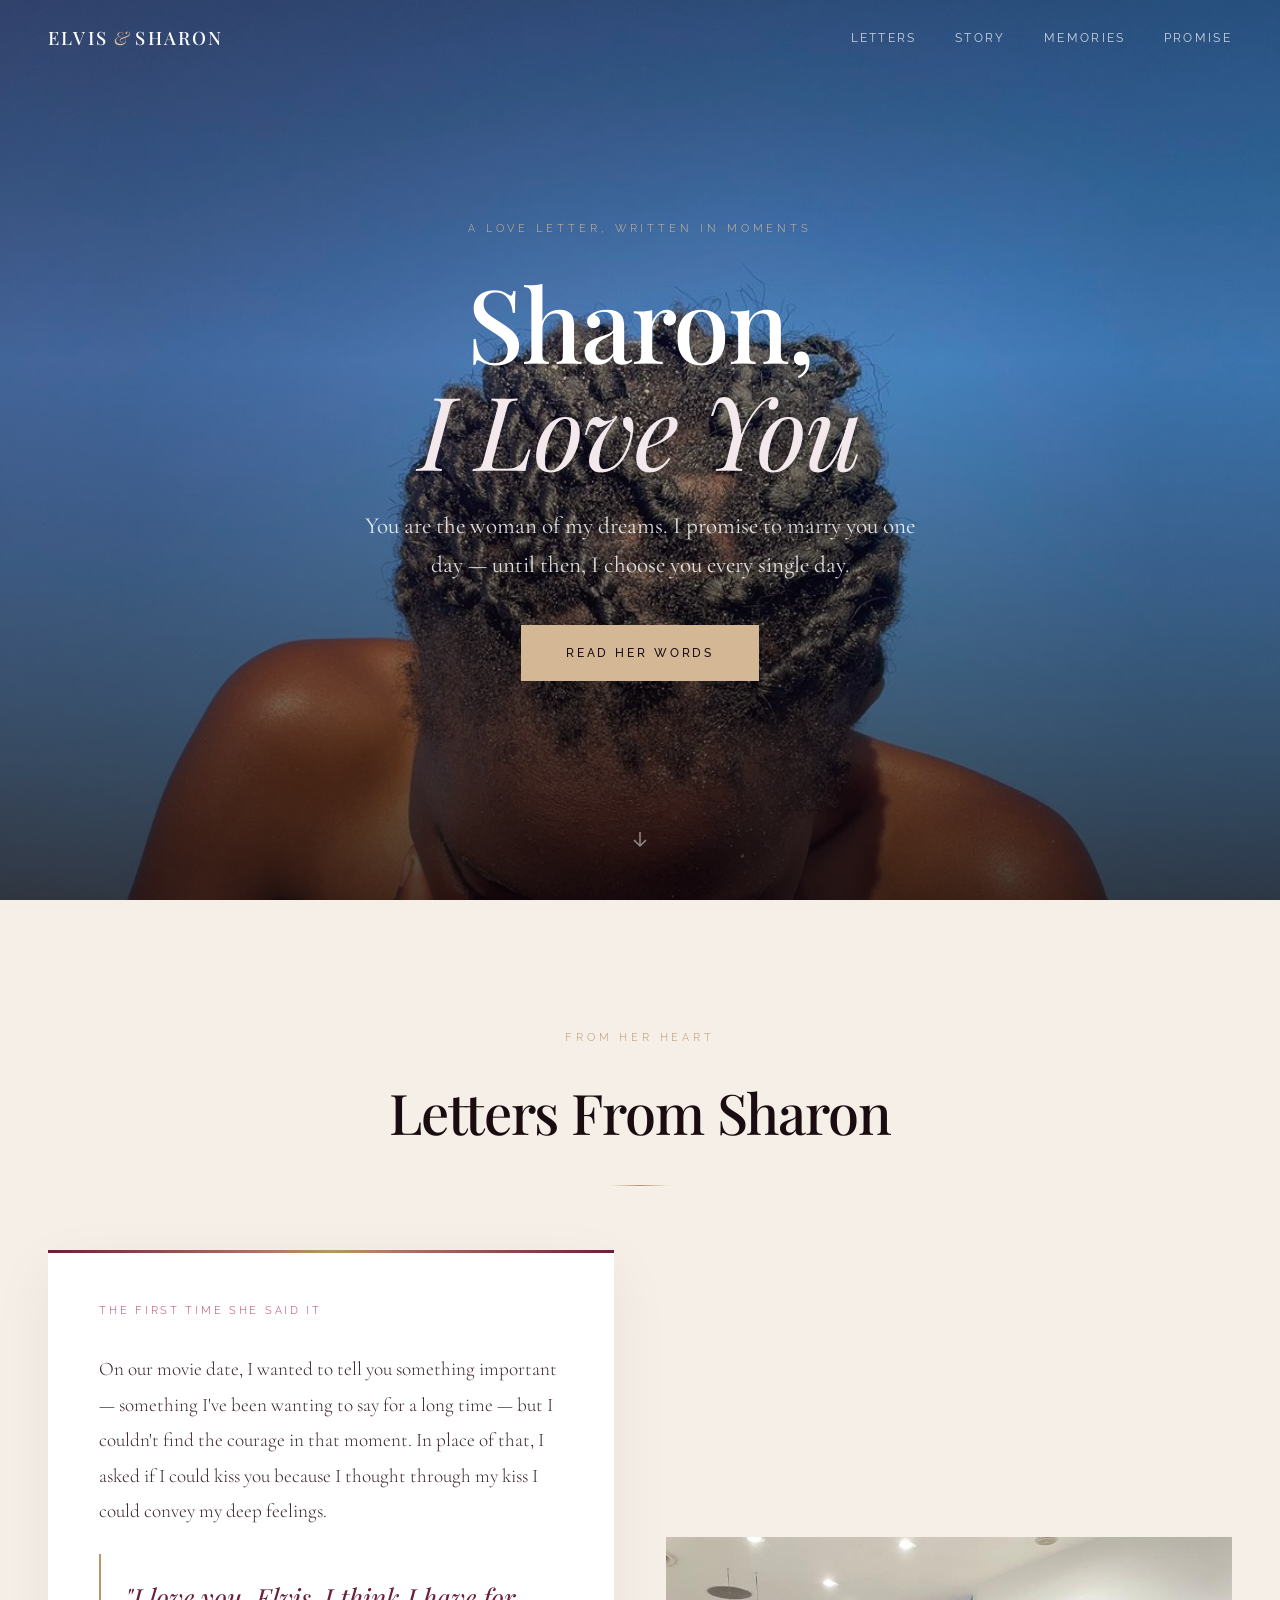
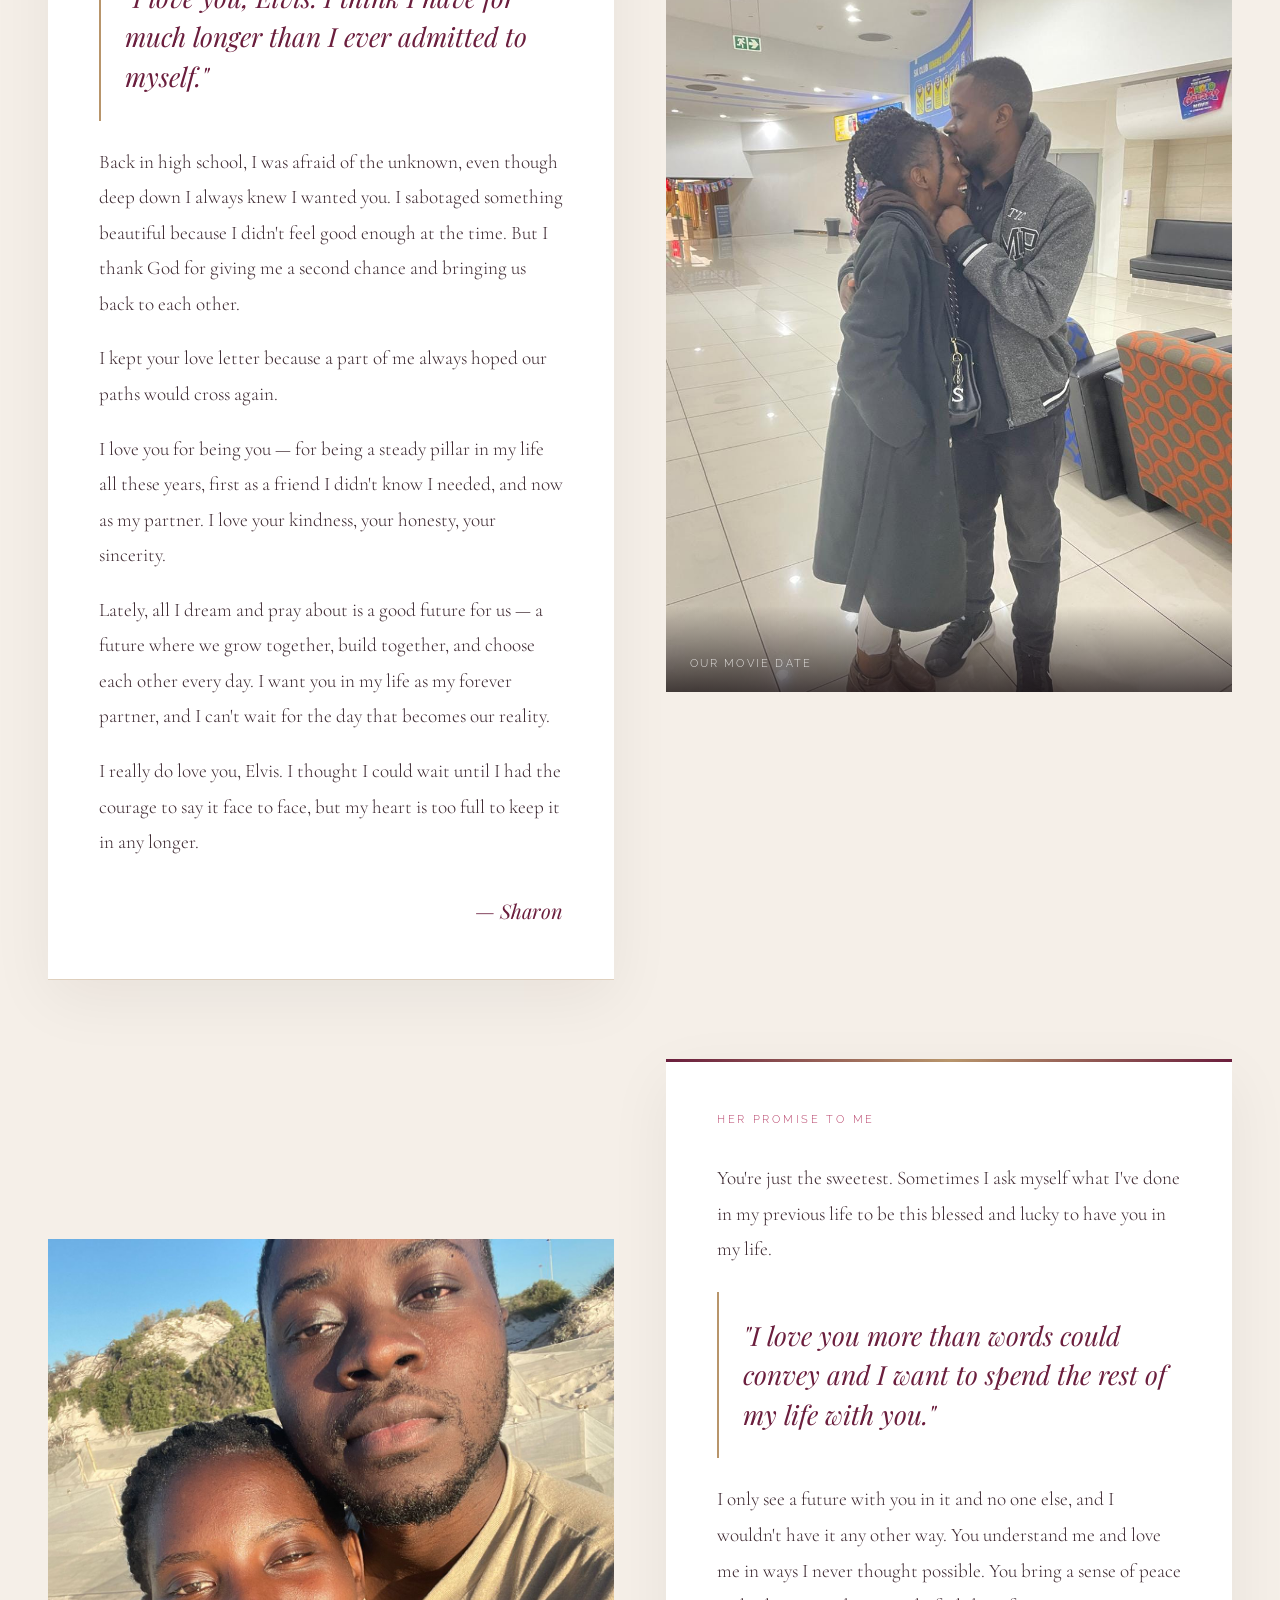
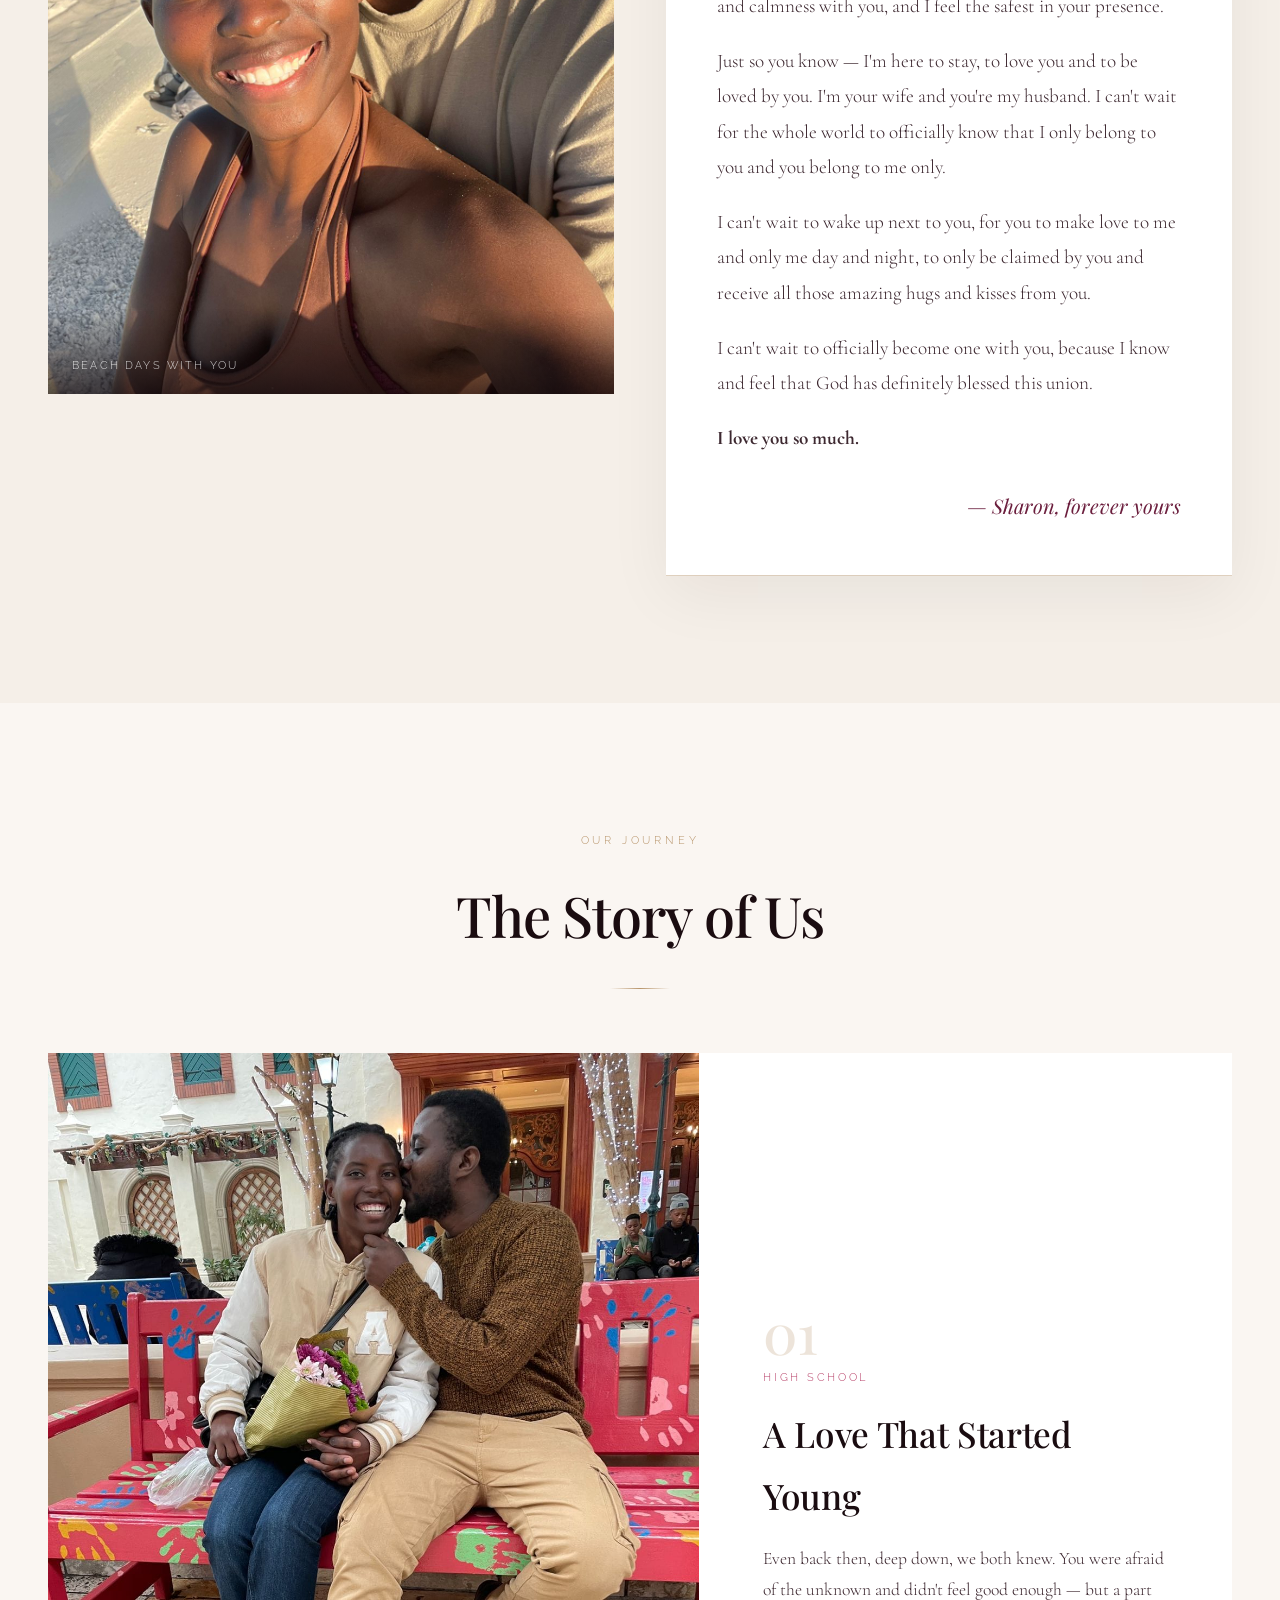
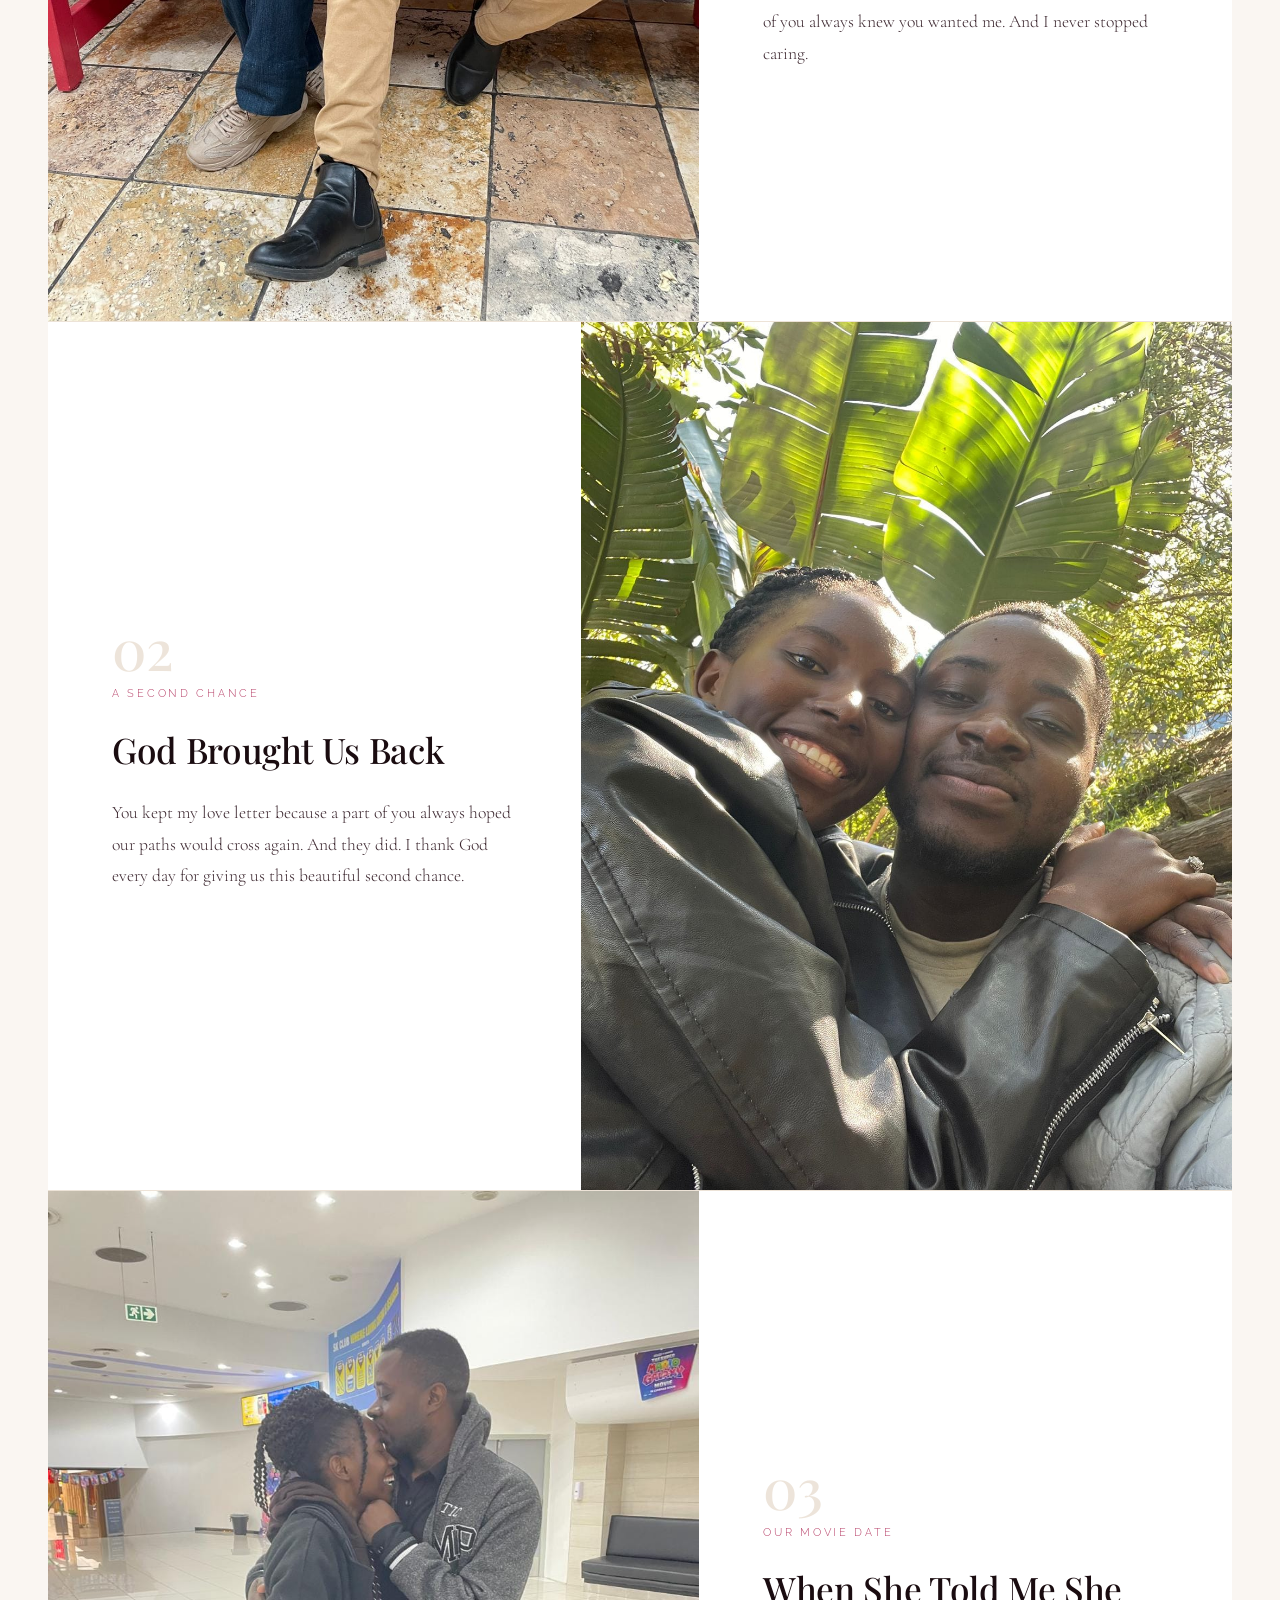
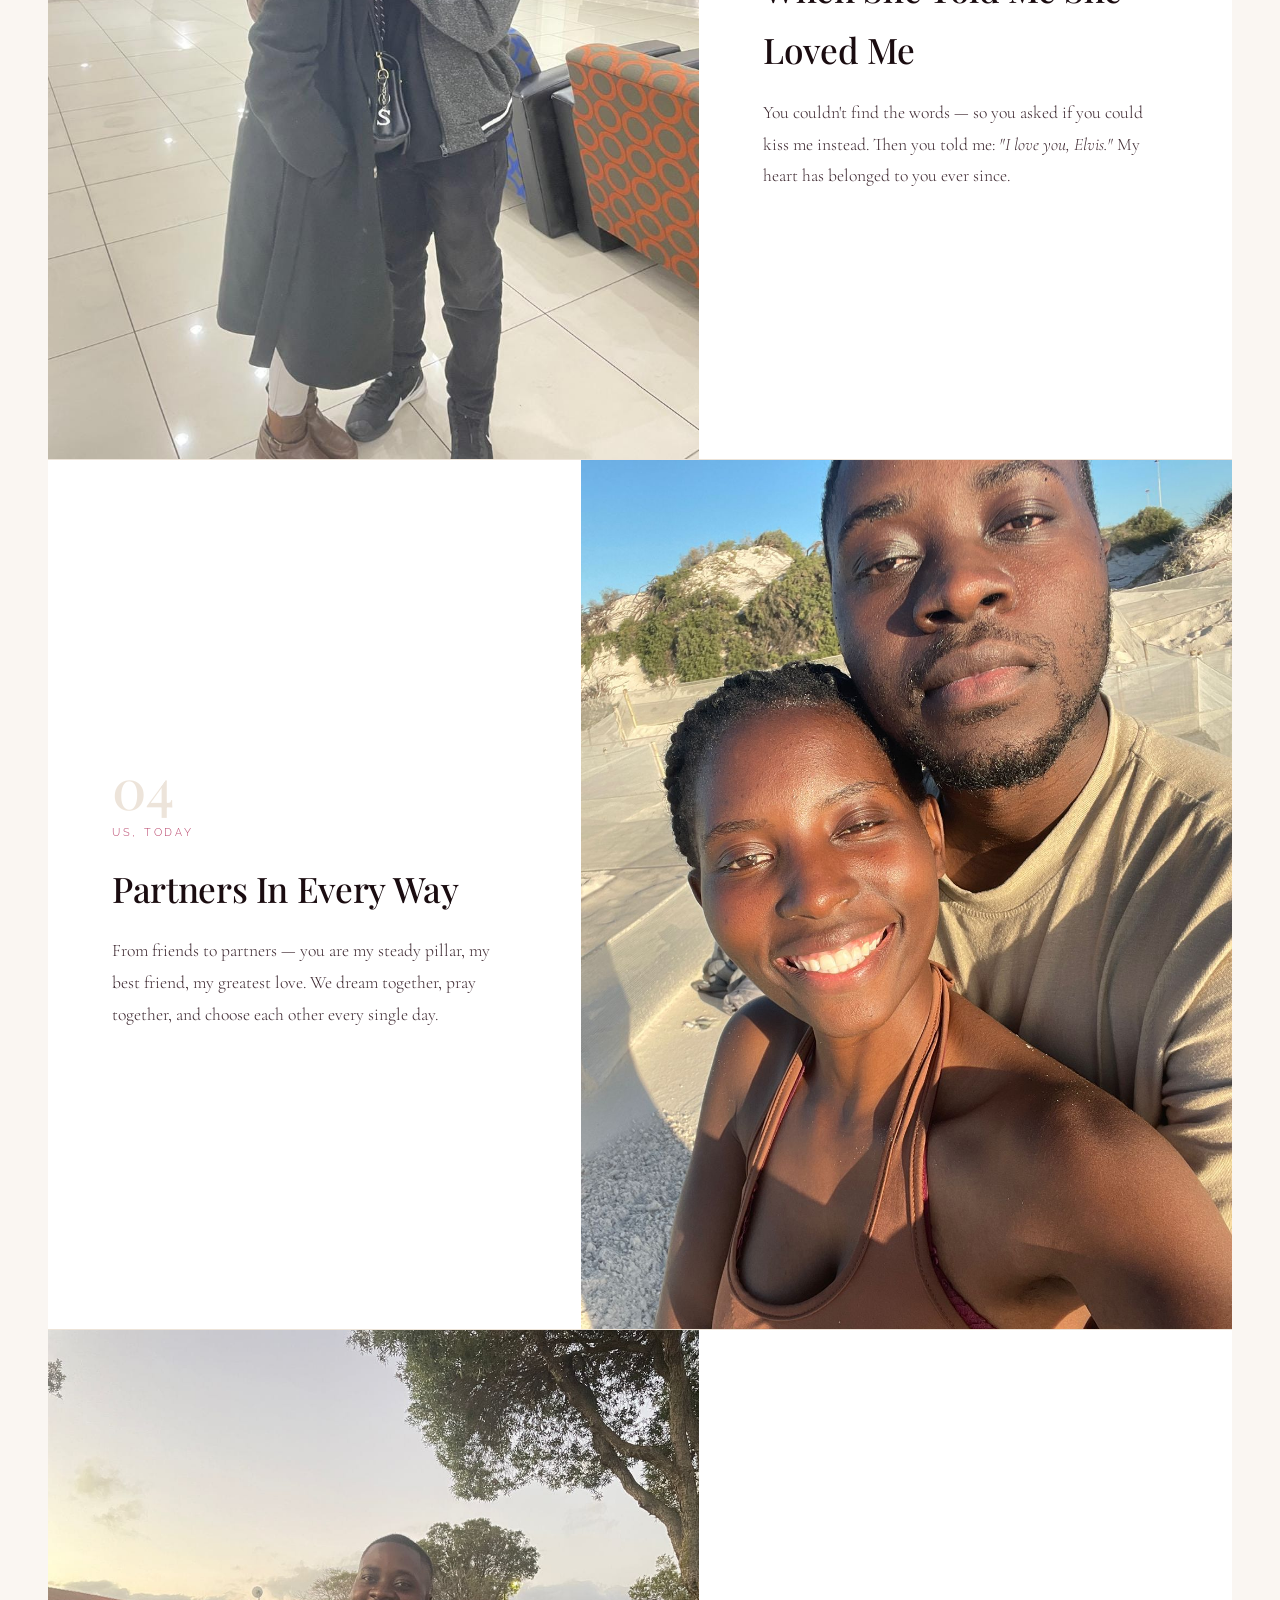
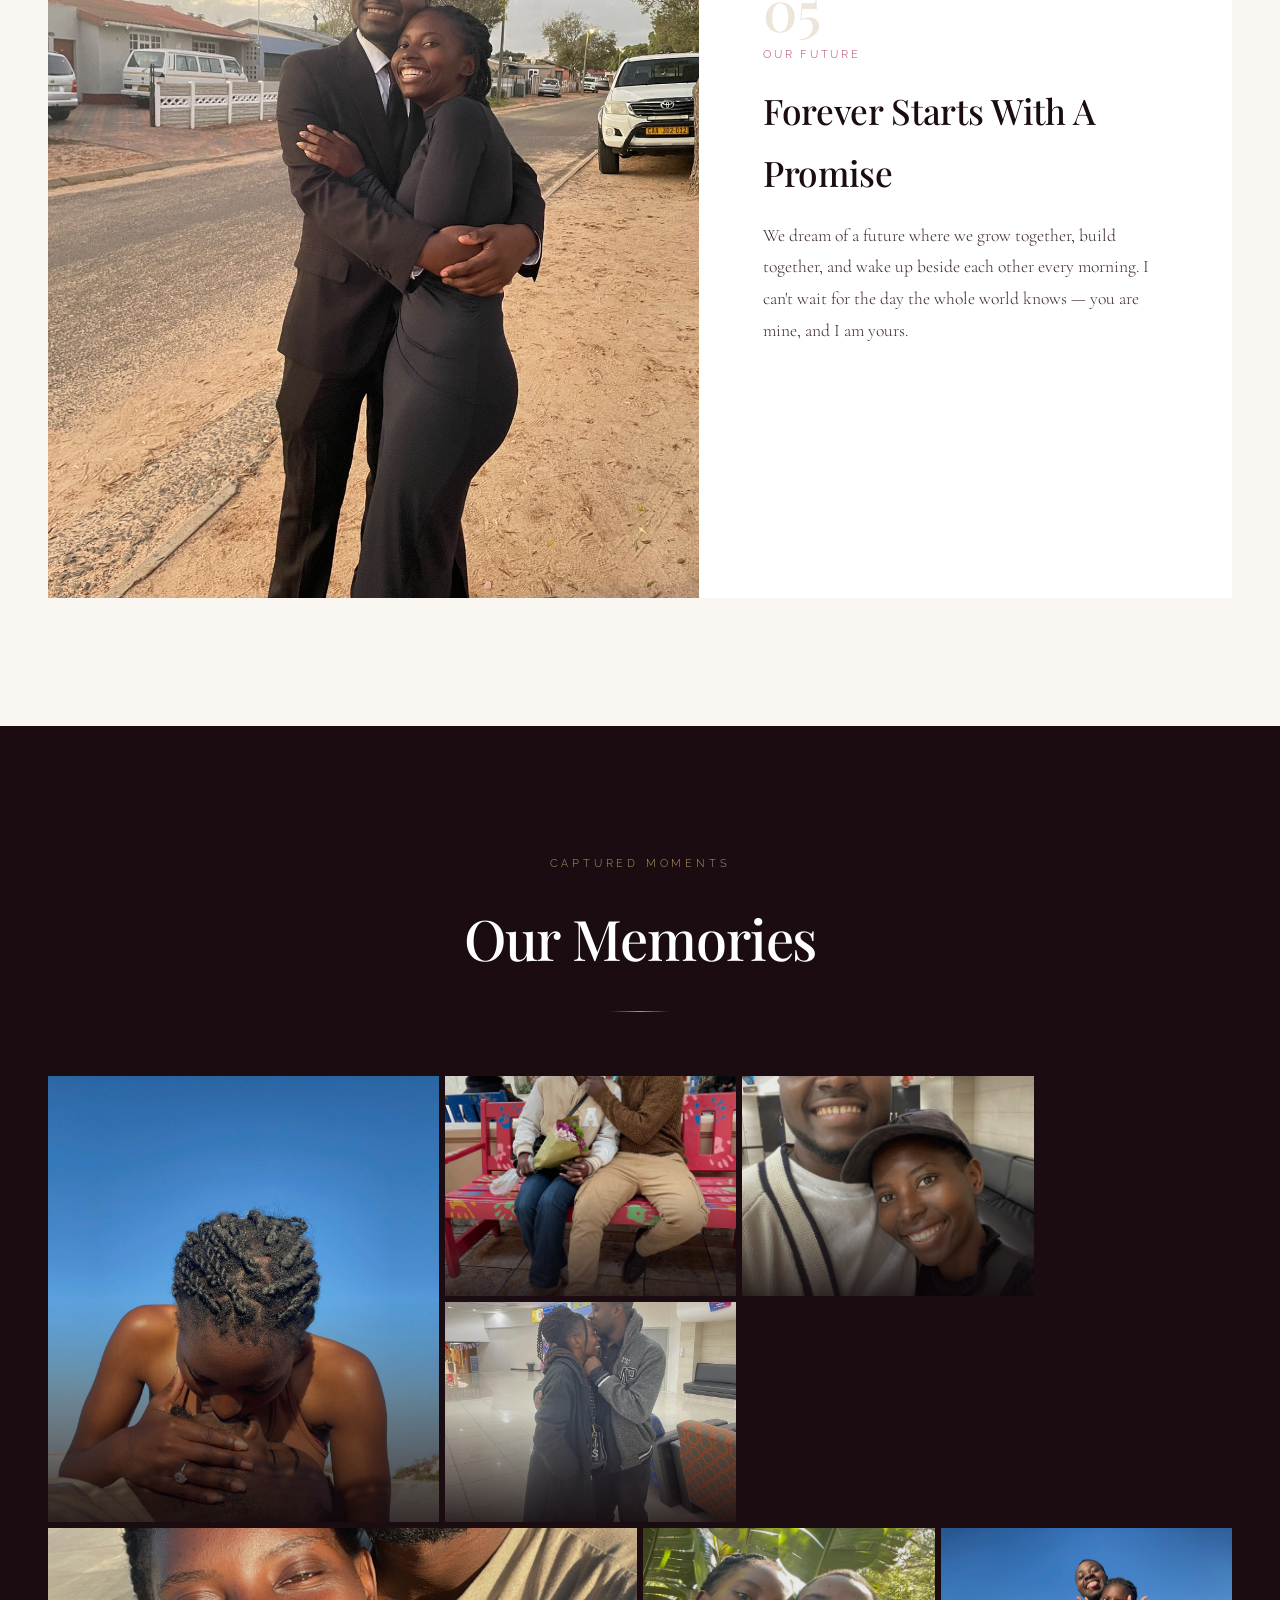
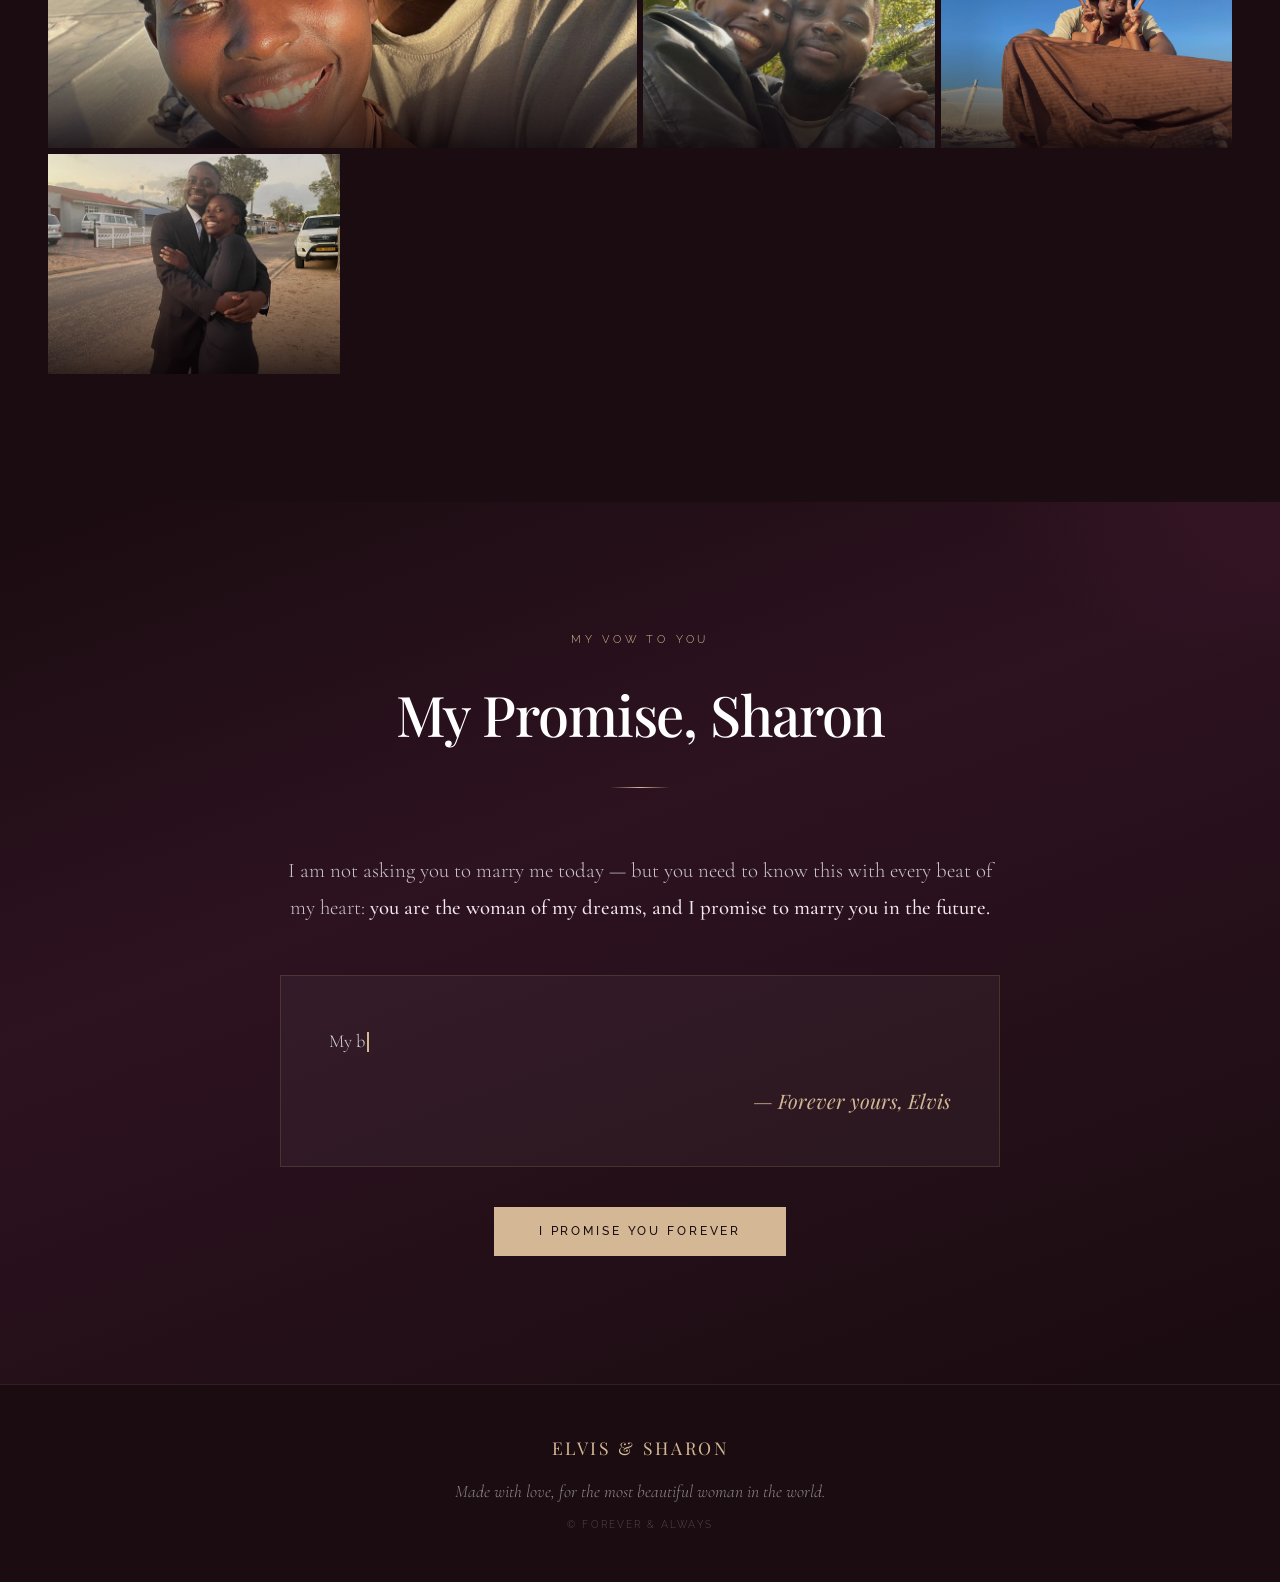
<file: index.html>
<!DOCTYPE html>
<html lang="en">
<head>
    <meta charset="UTF-8">
    <meta name="viewport" content="width=device-width, initial-scale=1.0, maximum-scale=1.0, user-scalable=no">
    <title>For Sharon</title>
    <link rel="preconnect" href="https://fonts.googleapis.com">
    <link rel="preconnect" href="https://fonts.gstatic.com" crossorigin>
    <link href="https://fonts.googleapis.com/css2?family=Cormorant+Garamond:ital,wght@0,400;0,500;0,600;1,400;1,500&family=Playfair+Display:ital,wght@0,500;0,600;0,700;1,400&family=Raleway:wght@300;400;500&display=swap" rel="stylesheet">
    <link rel="stylesheet" href="css/sharon.css">
</head>
<body>

    <svg xmlns="http://www.w3.org/2000/svg" aria-hidden="true" class="svg-sprite">
        <symbol id="icon-heart" viewBox="0 0 24 24"><path fill="currentColor" d="M12 21.35l-1.45-1.32C5.4 15.36 2 12.28 2 8.5 2 5.42 4.42 3 7.5 3c1.74 0 3.41.81 4.5 2.09C13.09 3.81 14.76 3 16.5 3 19.58 3 22 5.42 22 8.5c0 3.78-3.4 6.86-8.55 11.54L12 21.35z"/></symbol>
        <symbol id="icon-arrow-down" viewBox="0 0 24 24"><path fill="none" stroke="currentColor" stroke-width="1.5" d="M12 5v14M6 13l6 6 6-6"/></symbol>
    </svg>

    <header class="site-header" id="navbar">
        <a href="#home" class="logo">Elvis <span>&</span> Sharon</a>
        <nav class="site-nav">
            <a href="#her-letters">Letters</a>
            <a href="#our-story">Story</a>
            <a href="#memories">Memories</a>
            <a href="#my-promise">Promise</a>
        </nav>
    </header>

    <!-- HERO -->
    <section class="hero" id="home">
        <div class="hero-media">
            <img src="images/romantic kiss on the beach.jpeg" alt="Sharon and Elvis">
            <div class="hero-overlay"></div>
        </div>
        <div class="hero-inner reveal">
            <p class="eyebrow">A love letter, written in moments</p>
            <h1>Sharon,<br><em>I Love You</em></h1>
            <p class="hero-lead">You are the woman of my dreams. I promise to marry you one day — until then, I choose you every single day.</p>
            <a href="#her-letters" class="btn-primary">Read her words</a>
        </div>
        <a href="#her-letters" class="scroll-hint" aria-label="Scroll down">
            <svg width="24" height="24"><use href="#icon-arrow-down"/></svg>
        </a>
    </section>

    <!-- LETTERS -->
    <section class="section letters-section" id="her-letters">
        <div class="section-intro reveal">
            <span class="section-label">From her heart</span>
            <h2>Letters From Sharon</h2>
            <div class="gold-line"></div>
        </div>

        <article class="letter-block reveal">
            <div class="letter-paper">
                <span class="letter-tag">The first time she said it</span>
                <div class="letter-body">
                    <p>On our movie date, I wanted to tell you something important — something I've been wanting to say for a long time — but I couldn't find the courage in that moment. In place of that, I asked if I could kiss you because I thought through my kiss I could convey my deep feelings.</p>
                    <p class="pull-quote">"I love you, Elvis. I think I have for much longer than I ever admitted to myself."</p>
                    <p>Back in high school, I was afraid of the unknown, even though deep down I always knew I wanted you. I sabotaged something beautiful because I didn't feel good enough at the time. But I thank God for giving me a second chance and bringing us back to each other.</p>
                    <p>I kept your love letter because a part of me always hoped our paths would cross again.</p>
                    <p>I love you for being you — for being a steady pillar in my life all these years, first as a friend I didn't know I needed, and now as my partner. I love your kindness, your honesty, your sincerity.</p>
                    <p>Lately, all I dream and pray about is a good future for us — a future where we grow together, build together, and choose each other every day. I want you in my life as my forever partner, and I can't wait for the day that becomes our reality.</p>
                    <p>I really do love you, Elvis. I thought I could wait until I had the courage to say it face to face, but my heart is too full to keep it in any longer.</p>
                </div>
                <p class="letter-sign">— Sharon</p>
            </div>
            <figure class="letter-figure">
                <img src="images/movie date kiss.jpeg" alt="Our movie date kiss">
                <figcaption>Our movie date</figcaption>
            </figure>
        </article>

        <article class="letter-block letter-block--reverse reveal">
            <div class="letter-paper">
                <span class="letter-tag">Her promise to me</span>
                <div class="letter-body">
                    <p>You're just the sweetest. Sometimes I ask myself what I've done in my previous life to be this blessed and lucky to have you in my life.</p>
                    <p class="pull-quote">"I love you more than words could convey and I want to spend the rest of my life with you."</p>
                    <p>I only see a future with you in it and no one else, and I wouldn't have it any other way. You understand me and love me in ways I never thought possible. You bring a sense of peace and calmness with you, and I feel the safest in your presence.</p>
                    <p>Just so you know — I'm here to stay, to love you and to be loved by you. I'm your wife and you're my husband. I can't wait for the whole world to officially know that I only belong to you and you belong to me only.</p>
                    <p>I can't wait to wake up next to you, for you to make love to me and only me day and night, to only be claimed by you and receive all those amazing hugs and kisses from you.</p>
                    <p>I can't wait to officially become one with you, because I know and feel that God has definitely blessed this union.</p>
                    <p><strong>I love you so much.</strong></p>
                </div>
                <p class="letter-sign">— Sharon, forever yours</p>
            </div>
            <figure class="letter-figure">
                <img src="images/beach date.jpeg" alt="Our beach date">
                <figcaption>Beach days with you</figcaption>
            </figure>
        </article>
    </section>

    <!-- STORY -->
    <section class="section story-section" id="our-story">
        <div class="section-intro reveal">
            <span class="section-label">Our journey</span>
            <h2>The Story of Us</h2>
            <div class="gold-line"></div>
        </div>

        <div class="story-chapters">
            <article class="chapter reveal">
                <div class="chapter-image">
                    <img src="images/first date.jpeg" alt="High school">
                </div>
                <div class="chapter-text">
                    <span class="chapter-num">01</span>
                    <span class="chapter-date">High School</span>
                    <h3>A Love That Started Young</h3>
                    <p>Even back then, deep down, we both knew. You were afraid of the unknown and didn't feel good enough — but a part of you always knew you wanted me. And I never stopped caring.</p>
                </div>
            </article>

            <article class="chapter chapter--flip reveal">
                <div class="chapter-image">
                    <img src="images/park date.jpeg" alt="Second chance">
                </div>
                <div class="chapter-text">
                    <span class="chapter-num">02</span>
                    <span class="chapter-date">A Second Chance</span>
                    <h3>God Brought Us Back</h3>
                    <p>You kept my love letter because a part of you always hoped our paths would cross again. And they did. I thank God every day for giving us this beautiful second chance.</p>
                </div>
            </article>

            <article class="chapter reveal">
                <div class="chapter-image">
                    <img src="images/movie date kiss.jpeg" alt="Movie date">
                </div>
                <div class="chapter-text">
                    <span class="chapter-num">03</span>
                    <span class="chapter-date">Our Movie Date</span>
                    <h3>When She Told Me She Loved Me</h3>
                    <p>You couldn't find the words — so you asked if you could kiss me instead. Then you told me: <em>"I love you, Elvis."</em> My heart has belonged to you ever since.</p>
                </div>
            </article>

            <article class="chapter chapter--flip reveal">
                <div class="chapter-image">
                    <img src="images/beach date.jpeg" alt="Us today">
                </div>
                <div class="chapter-text">
                    <span class="chapter-num">04</span>
                    <span class="chapter-date">Us, Today</span>
                    <h3>Partners In Every Way</h3>
                    <p>From friends to partners — you are my steady pillar, my best friend, my greatest love. We dream together, pray together, and choose each other every single day.</p>
                </div>
            </article>

            <article class="chapter reveal">
                <div class="chapter-image">
                    <img src="images/friends wedding.jpeg" alt="Our future">
                </div>
                <div class="chapter-text">
                    <span class="chapter-num">05</span>
                    <span class="chapter-date">Our Future</span>
                    <h3>Forever Starts With A Promise</h3>
                    <p>We dream of a future where we grow together, build together, and wake up beside each other every morning. I can't wait for the day the whole world knows — you are mine, and I am yours.</p>
                </div>
            </article>
        </div>
    </section>

    <!-- GALLERY -->
    <section class="section gallery-section" id="memories">
        <div class="section-intro reveal">
            <span class="section-label">Captured moments</span>
            <h2>Our Memories</h2>
            <div class="gold-line"></div>
        </div>

        <div class="gallery">
            <figure class="gallery-cell gallery-cell--tall reveal">
                <img src="images/romantic kiss on the beach.jpeg" alt="Romantic kiss on the beach">
                <figcaption>Romantic kiss on the beach</figcaption>
            </figure>
            <figure class="gallery-cell reveal">
                <img src="images/first date.jpeg" alt="First date">
                <figcaption>Our first date</figcaption>
            </figure>
            <figure class="gallery-cell reveal">
                <img src="images/movie date.jpeg" alt="Movie date">
                <figcaption>Movie date</figcaption>
            </figure>
            <figure class="gallery-cell reveal">
                <img src="images/movie date kiss.jpeg" alt="That kiss">
                <figcaption>That kiss</figcaption>
            </figure>
            <figure class="gallery-cell gallery-cell--wide reveal">
                <img src="images/beach date.jpeg" alt="Beach date">
                <figcaption>Beach date</figcaption>
            </figure>
            <figure class="gallery-cell reveal">
                <img src="images/park date.jpeg" alt="Park date">
                <figcaption>Park date</figcaption>
            </figure>
            <figure class="gallery-cell reveal">
                <img src="images/beach date 2.jpeg" alt="More beach days">
                <figcaption>More beach days</figcaption>
            </figure>
            <figure class="gallery-cell reveal">
                <img src="images/friends wedding.jpeg" alt="Friend's wedding">
                <figcaption>Friend's wedding</figcaption>
            </figure>
        </div>
    </section>

    <!-- PROMISE -->
    <section class="promise-section" id="my-promise">
        <div class="promise-inner">
            <div class="section-intro reveal">
                <span class="section-label section-label--light">My vow to you</span>
                <h2 class="promise-heading">My Promise, Sharon</h2>
                <div class="gold-line gold-line--light"></div>
            </div>

            <p class="promise-lead reveal">
                I am not asking you to marry me today — but you need to know this with every beat of my heart:
                <strong>you are the woman of my dreams, and I promise to marry you in the future.</strong>
            </p>

            <div class="promise-letter reveal">
                <div class="letter-text" id="typewriter-text"></div>
                <p class="letter-sign letter-sign--light">— Forever yours, Elvis</p>
            </div>

            <button class="btn-primary btn-primary--light reveal" id="promise-btn">I promise you forever</button>
        </div>
    </section>

    <div class="modal" id="promise-modal" aria-hidden="true">
        <div class="modal-backdrop"></div>
        <div class="modal-panel">
            <svg class="modal-icon" width="40" height="40"><use href="#icon-heart"/></svg>
            <h3>My heart is yours</h3>
            <p>Sharon, you are the most beautiful blessing in my life. I promise to love you, cherish you, and stand by you — today, tomorrow, and every day until I make you my wife.</p>
            <p class="modal-emphasis">You are my forever. I love you endlessly.</p>
            <button class="btn-primary" id="close-modal-btn">Close</button>
        </div>
    </div>

    <footer class="site-footer">
        <p class="footer-mark">Elvis &amp; Sharon</p>
        <p class="footer-note">Made with love, for the most beautiful woman in the world.</p>
        <p class="footer-copy">&copy; Forever &amp; Always</p>
    </footer>

    <script src="js/sharon.js"></script>
</body>
</html>
</file>
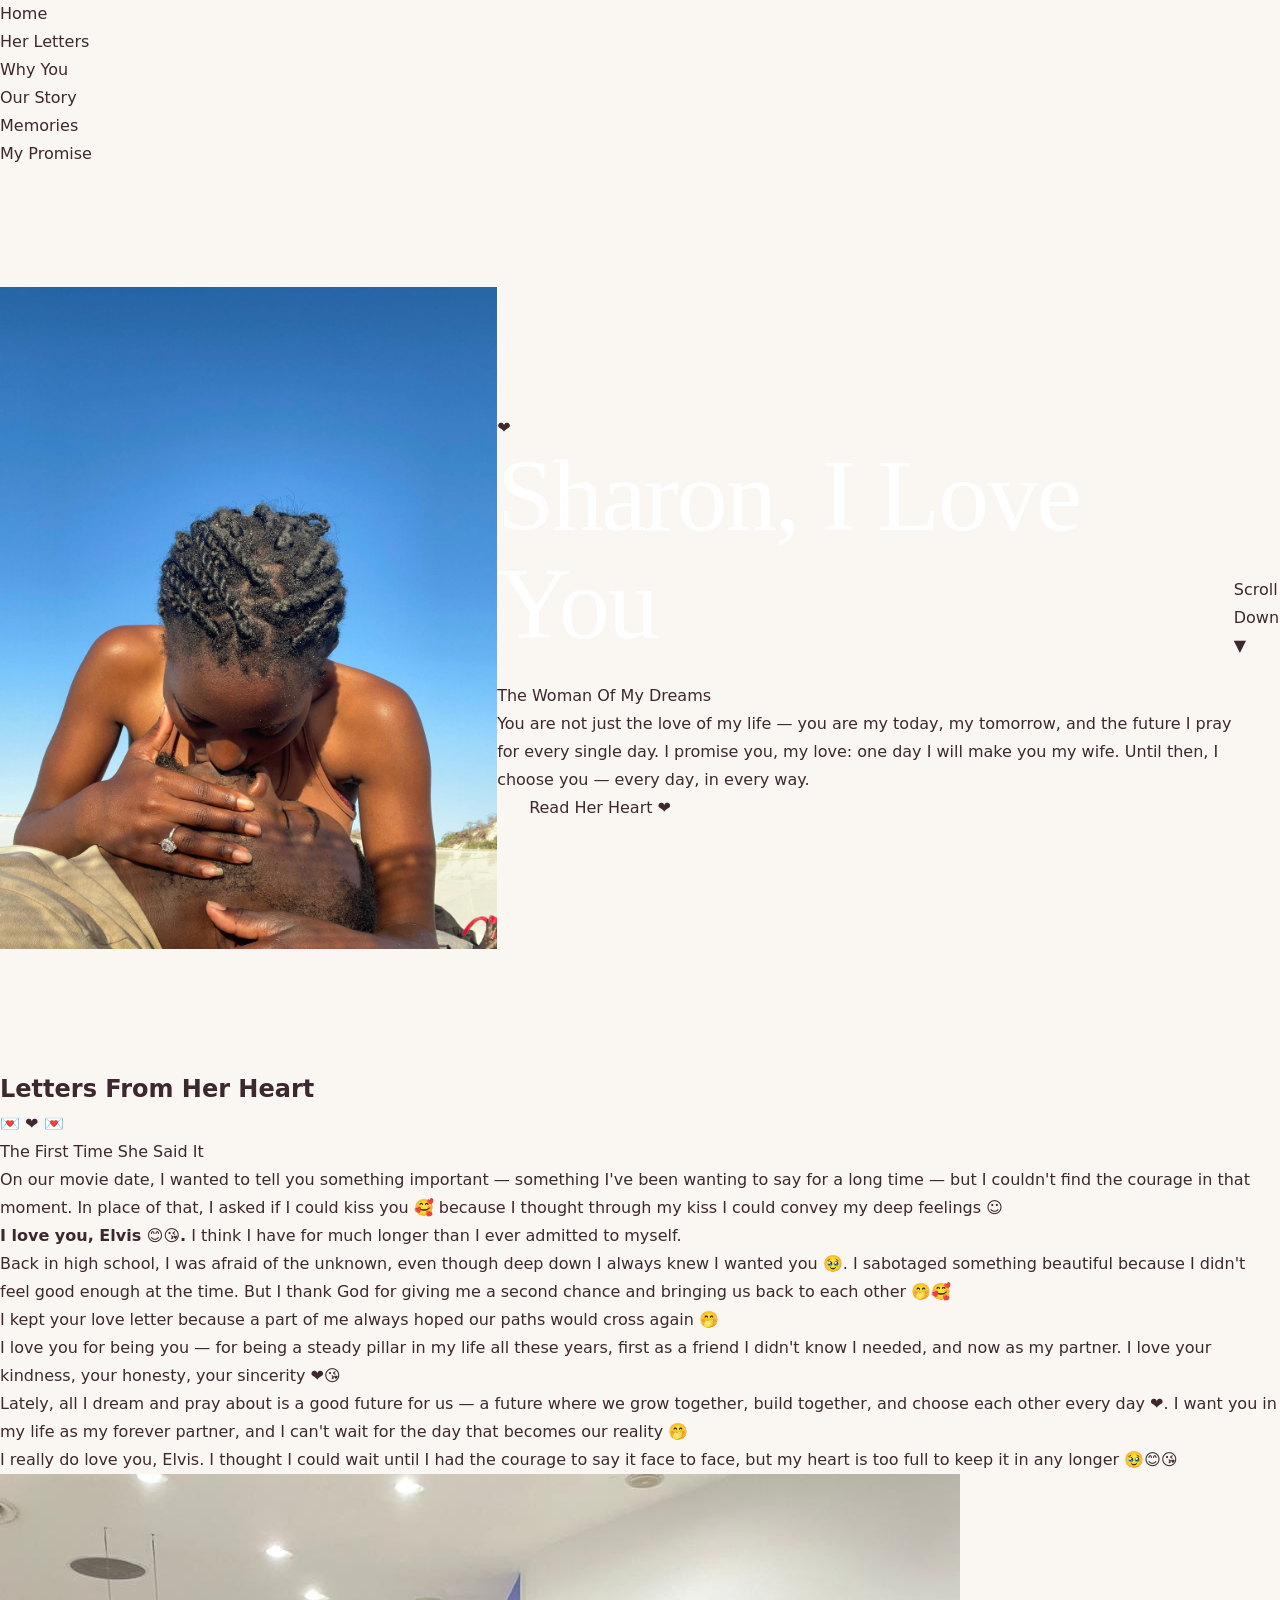
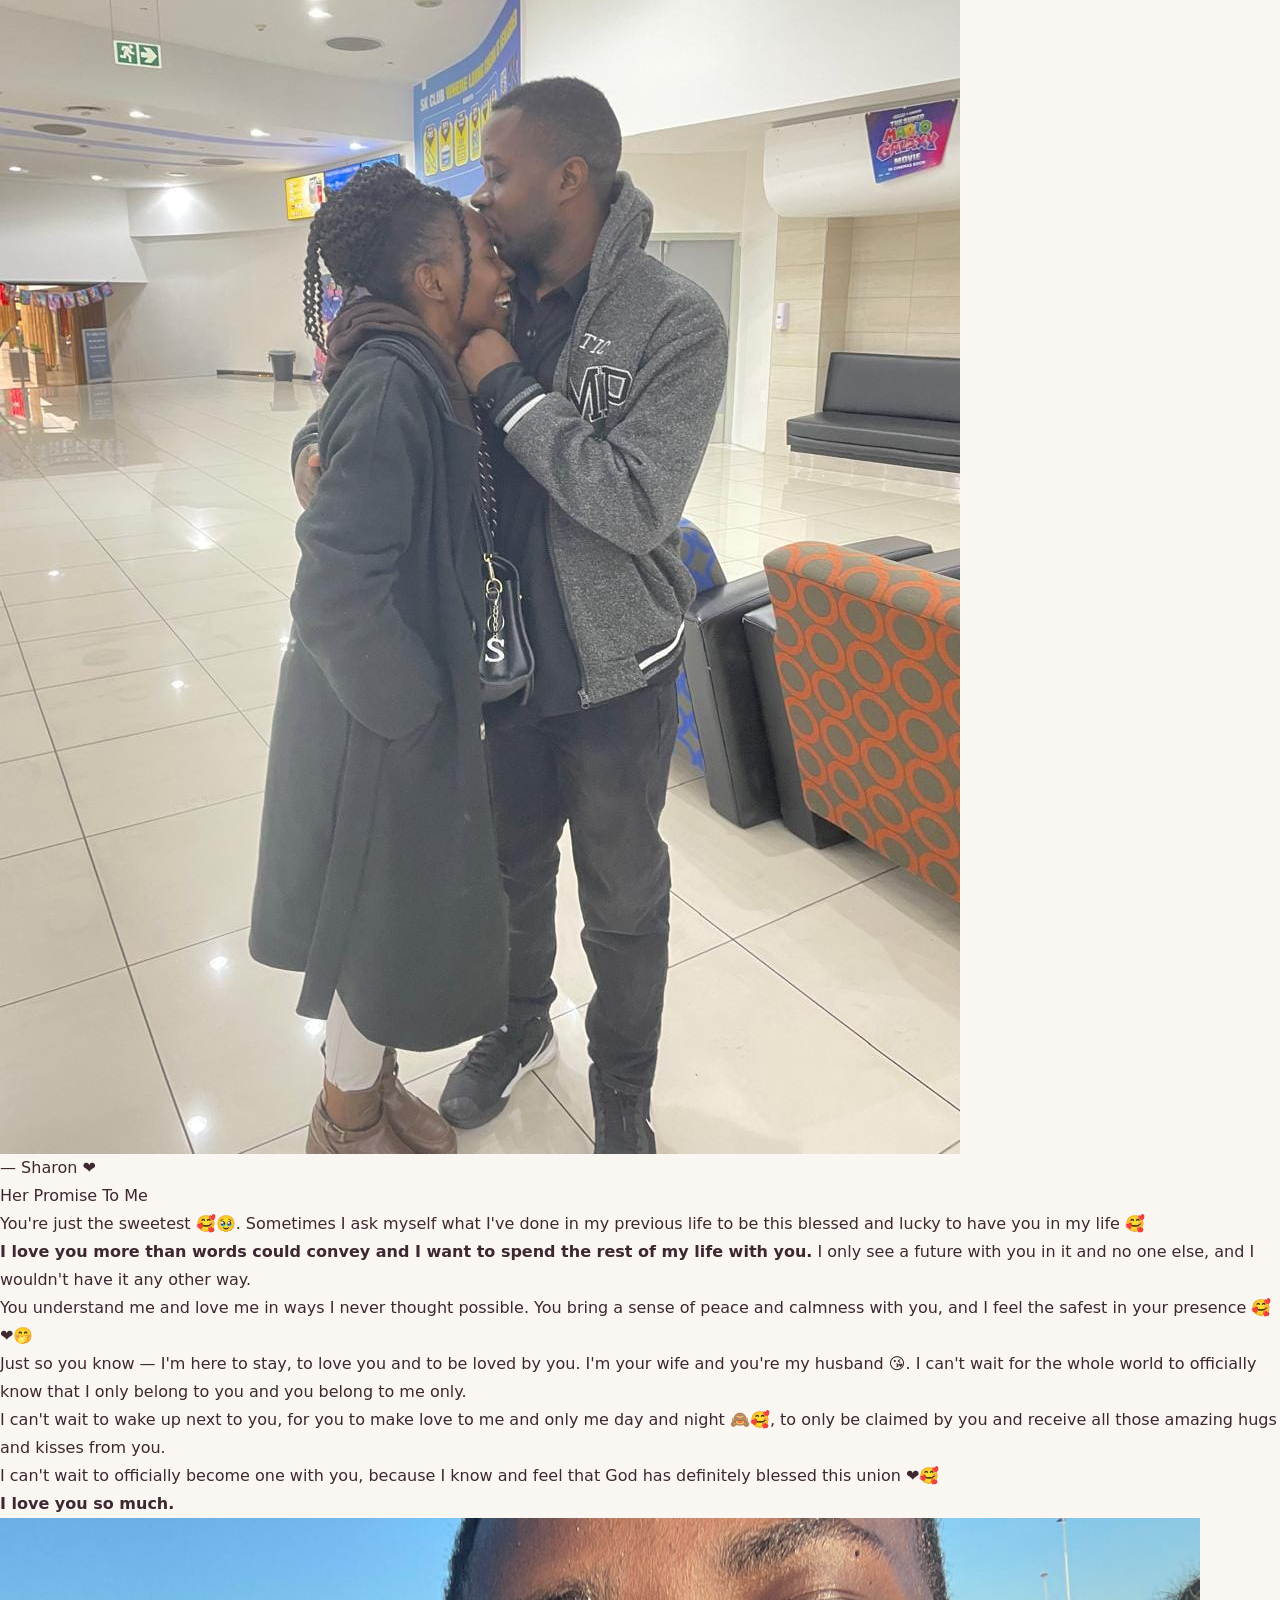
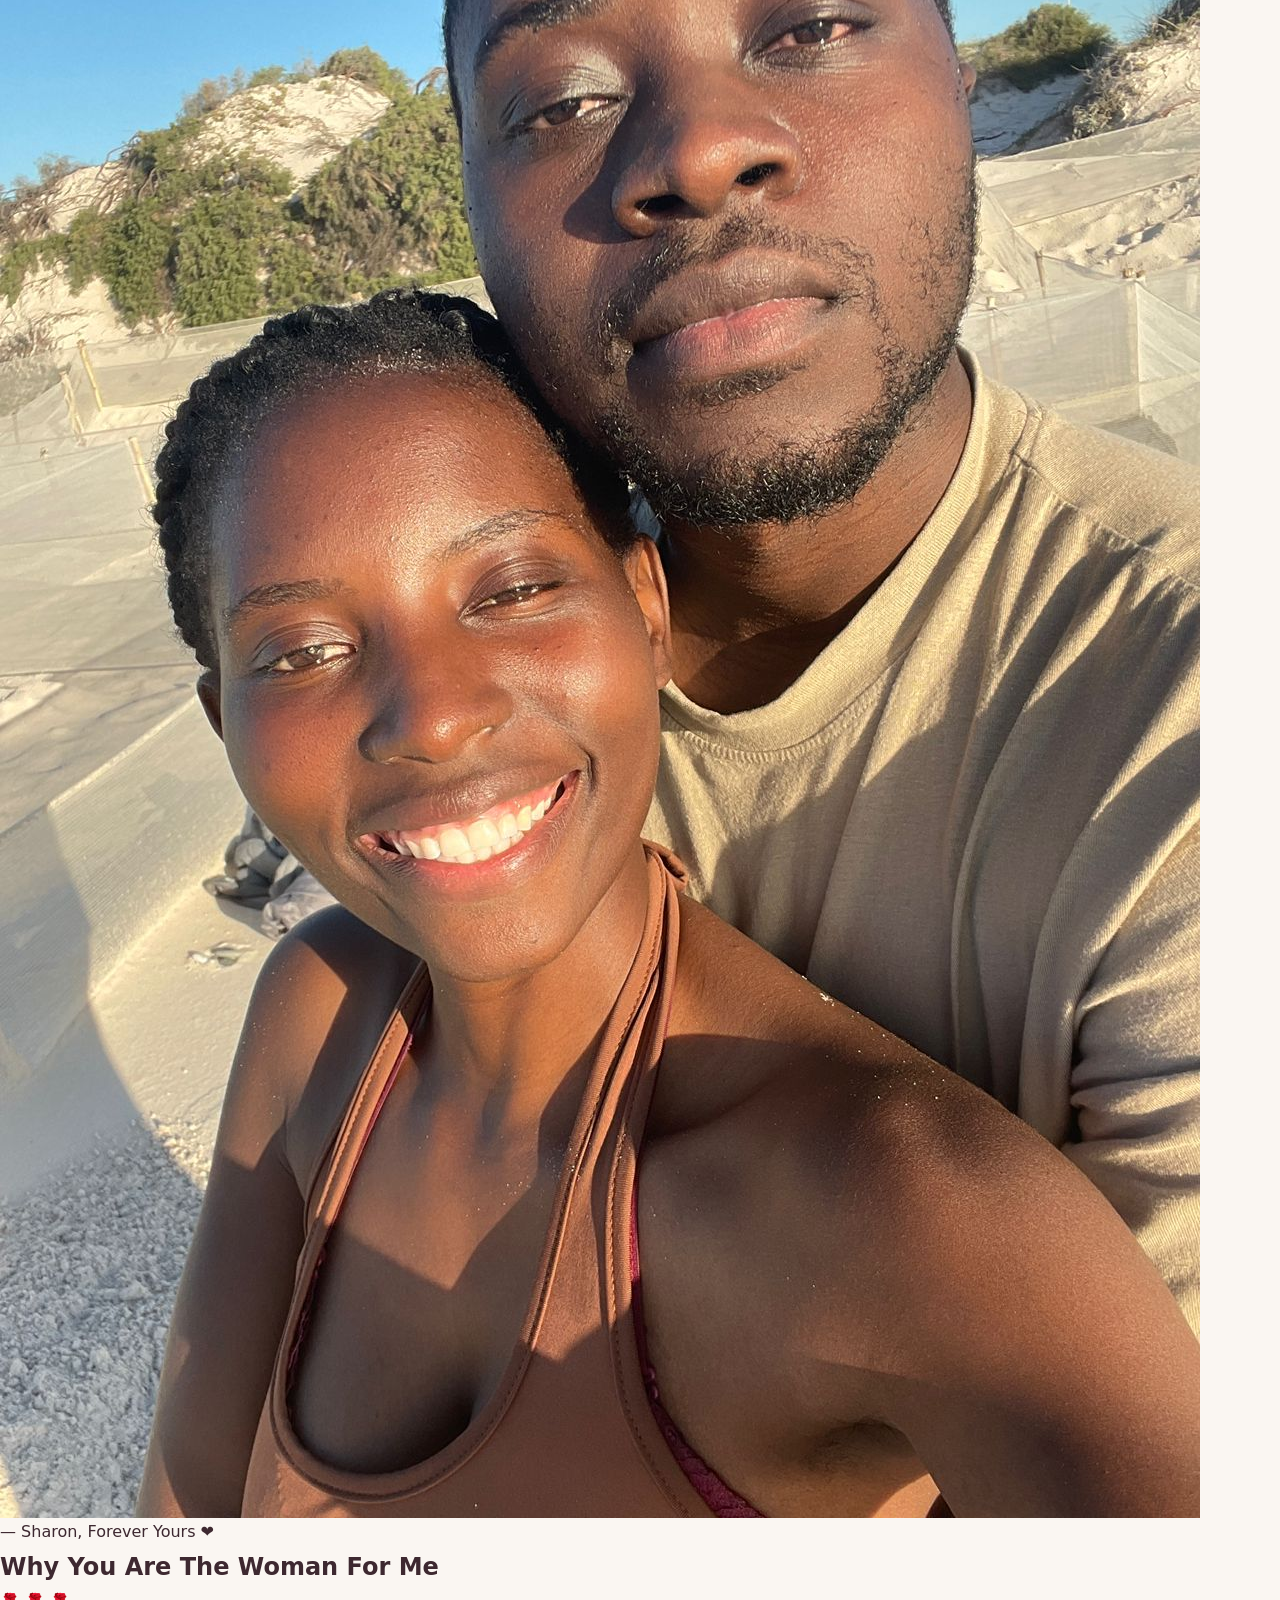
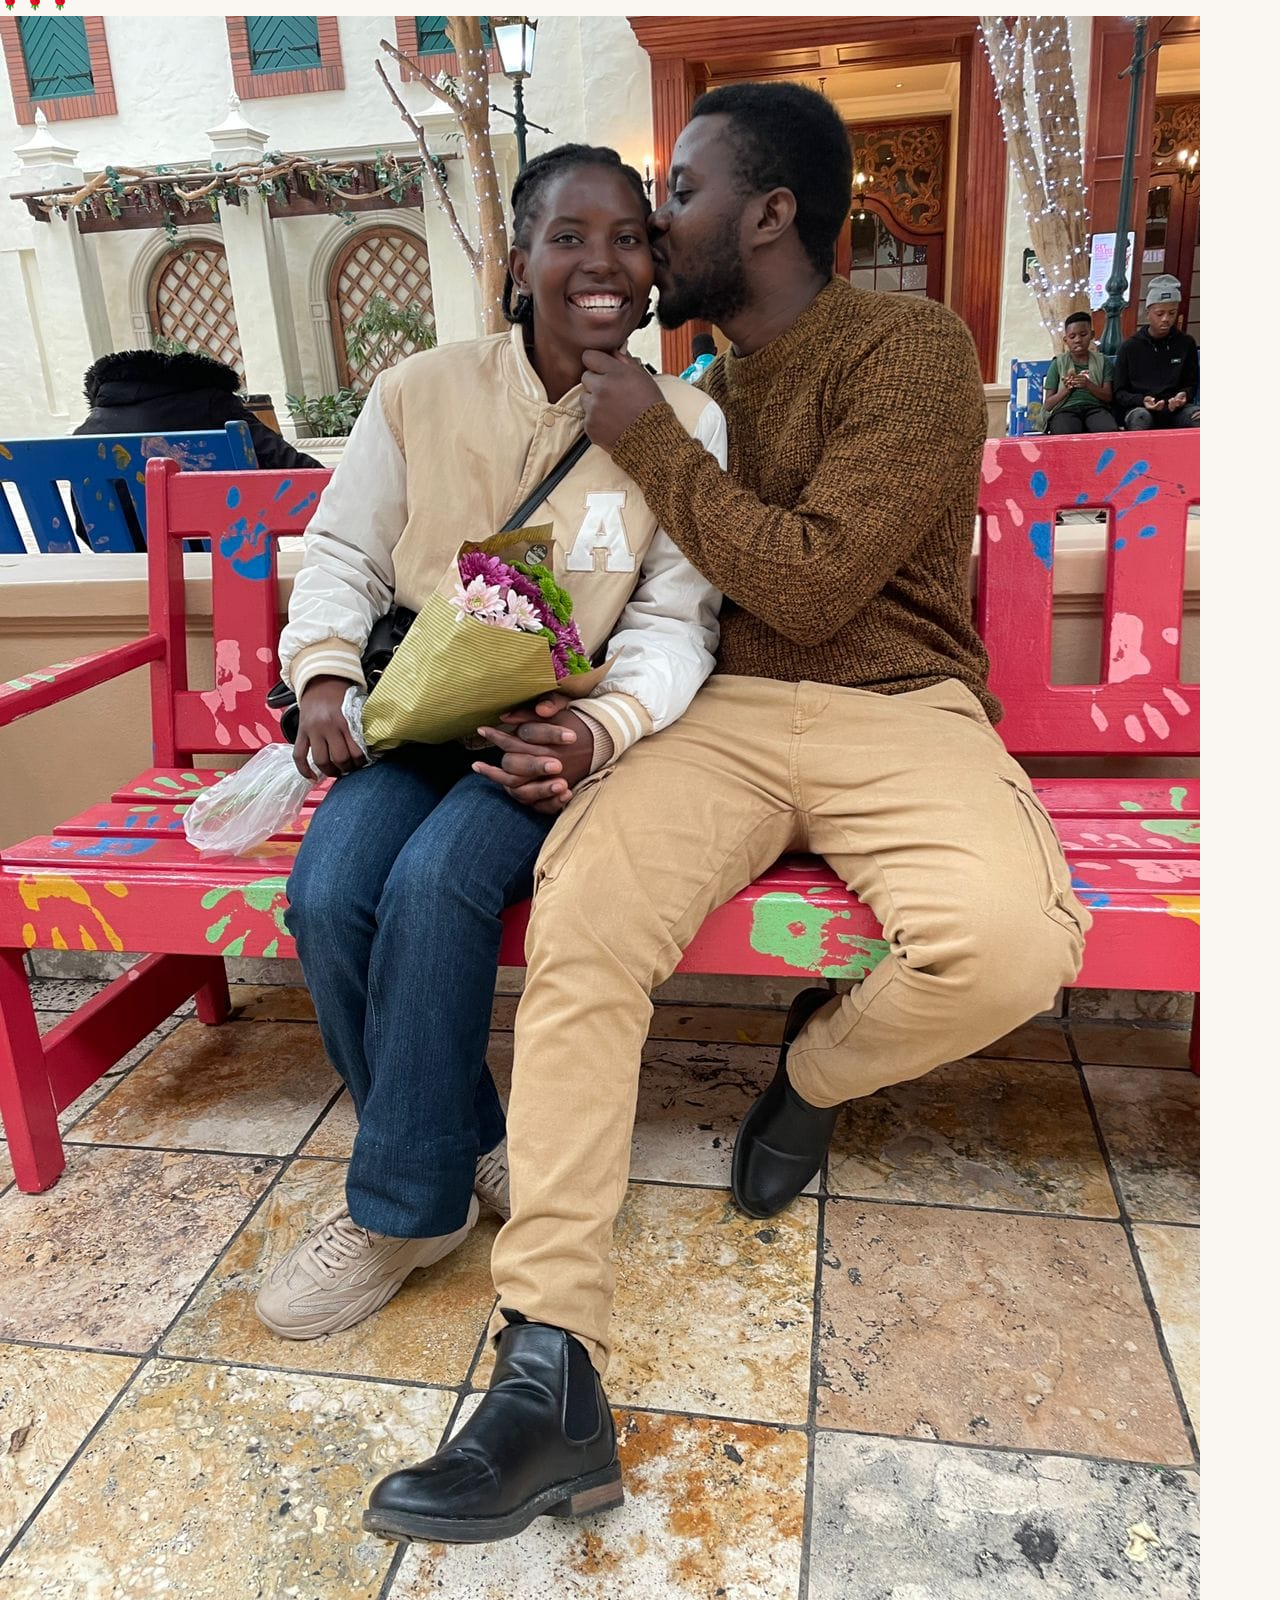
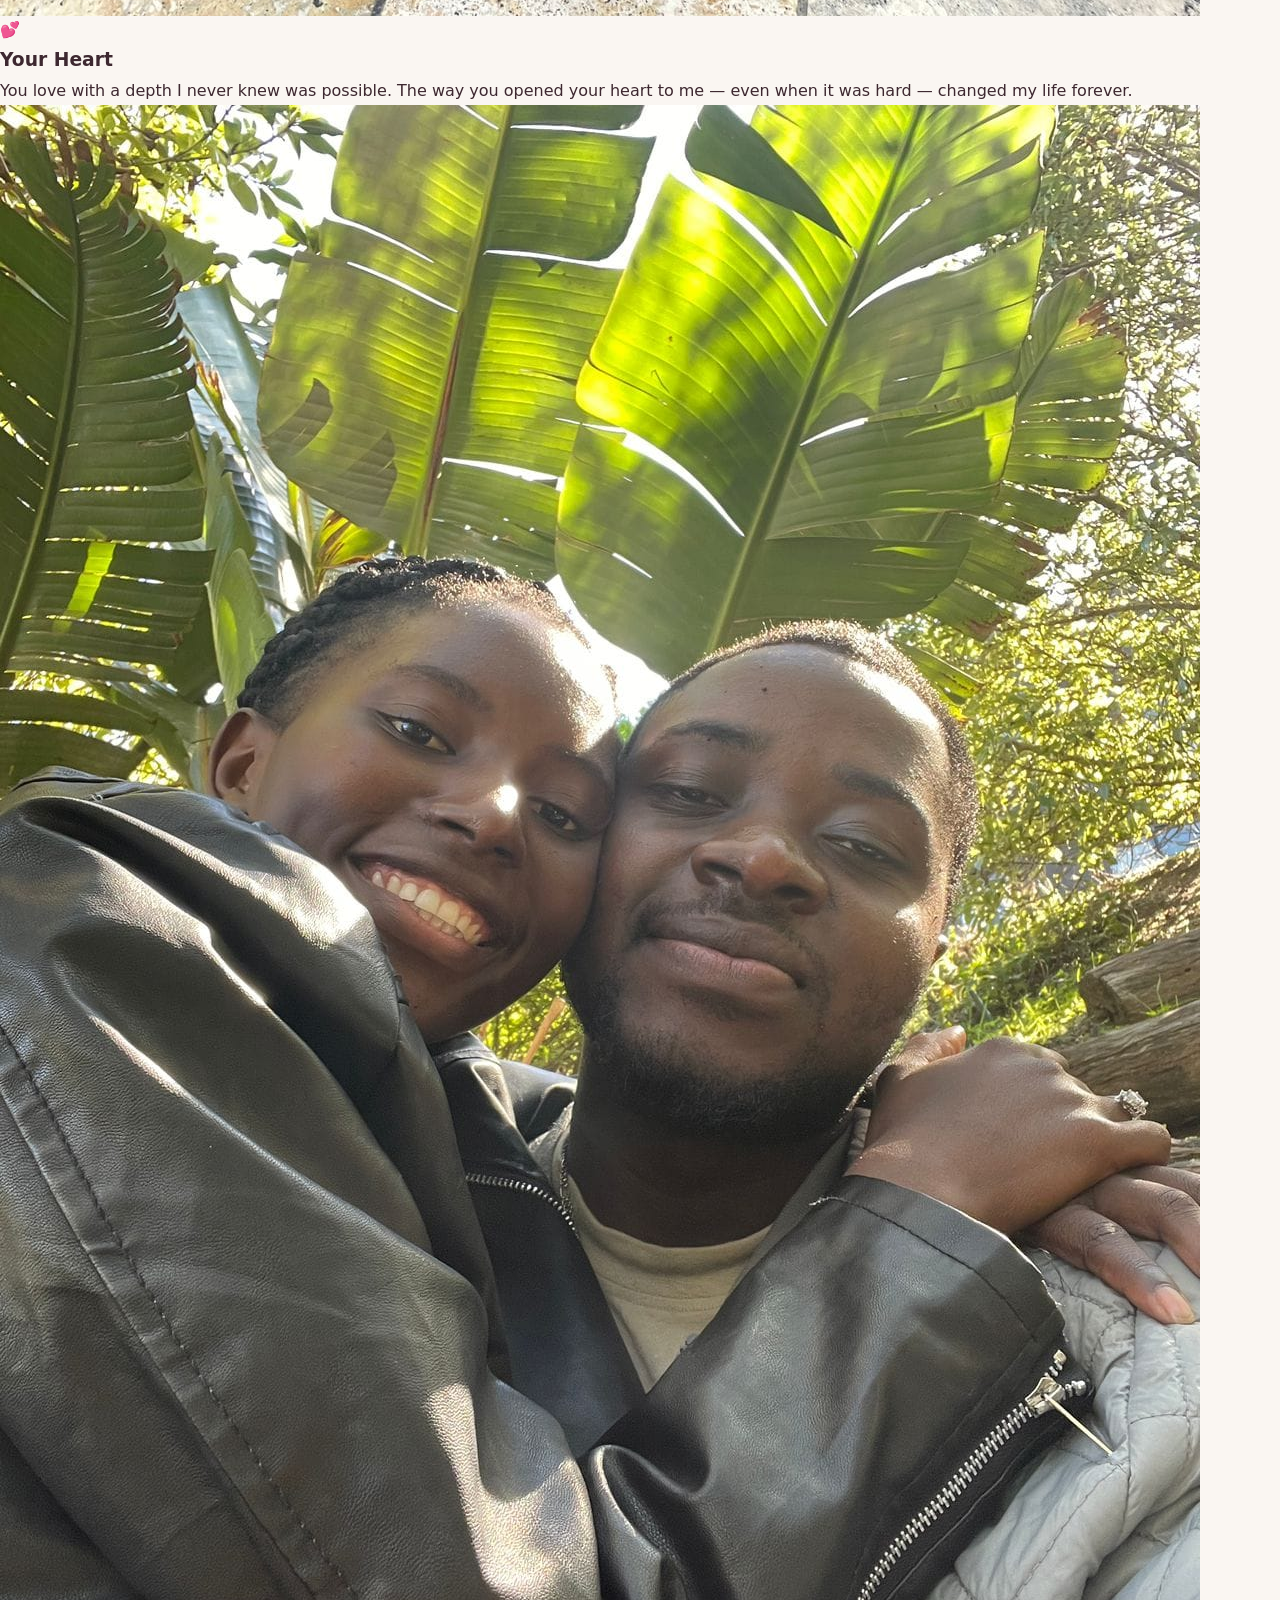
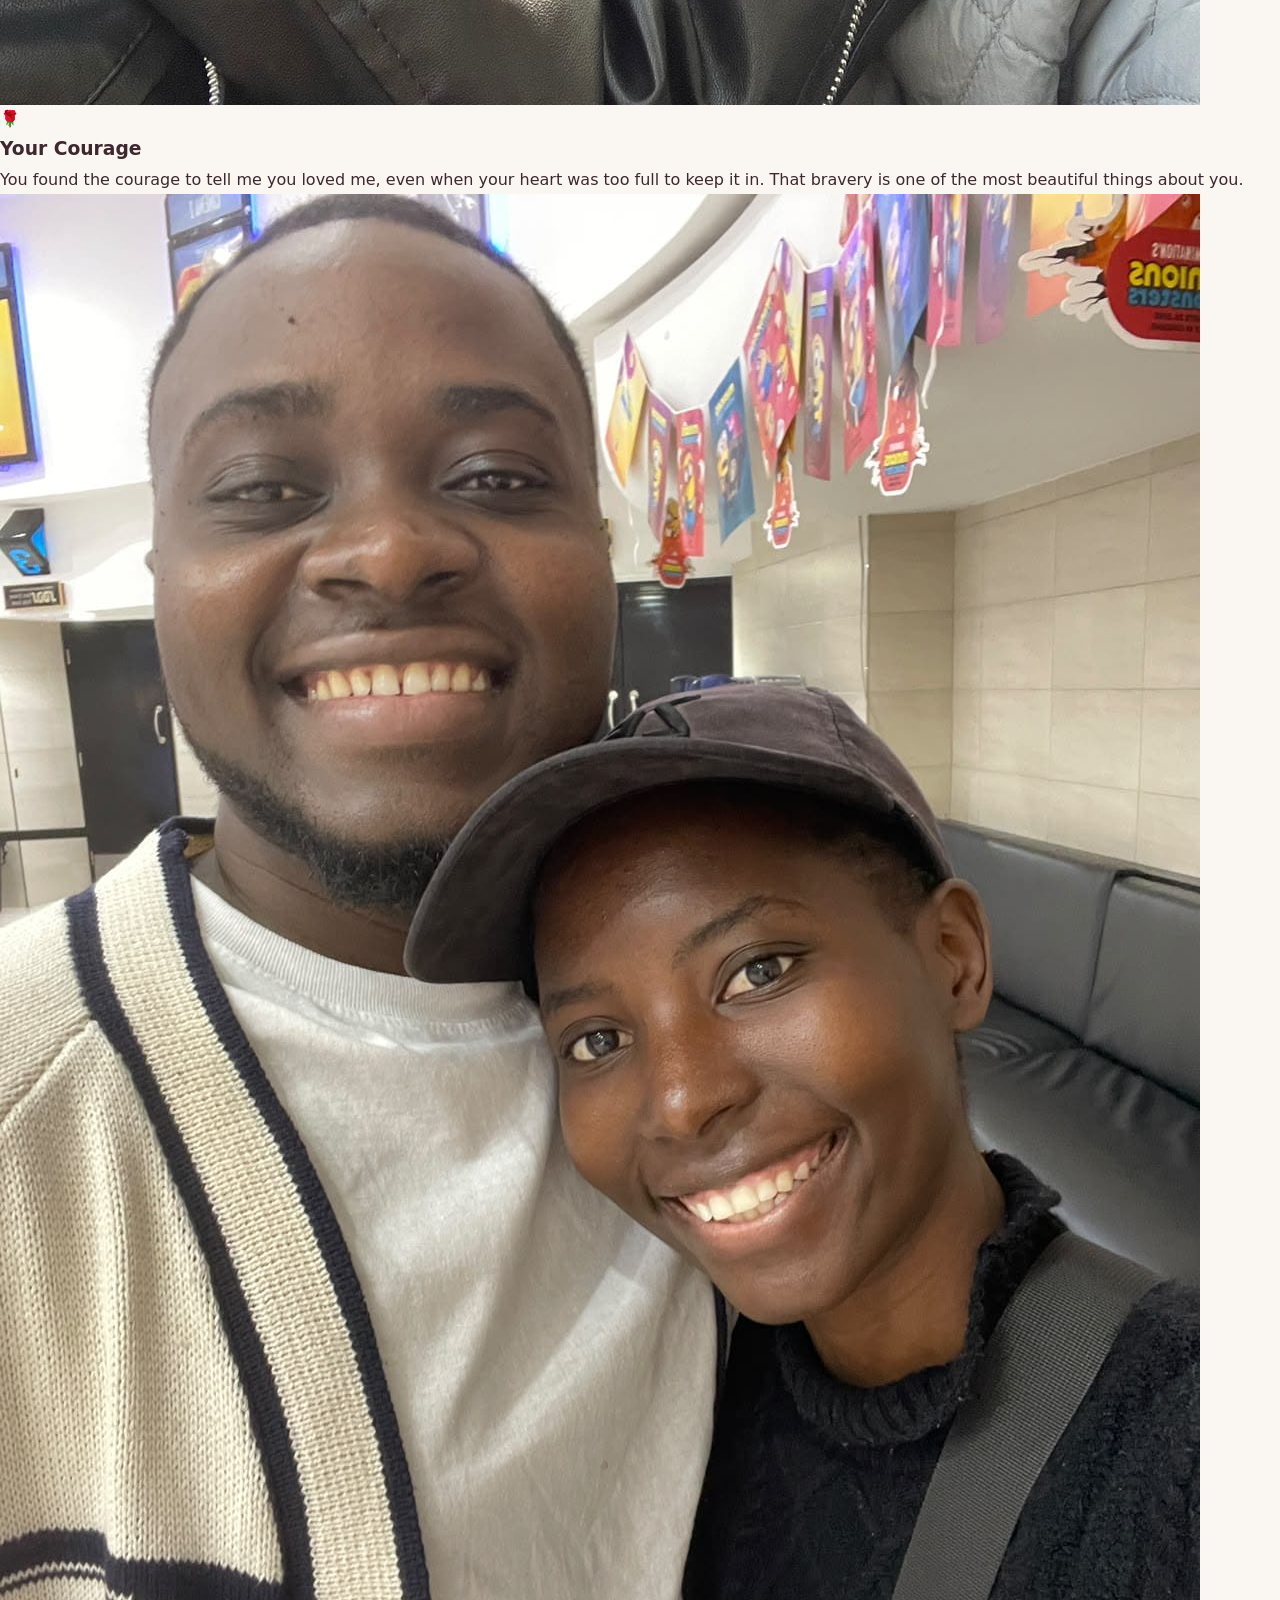
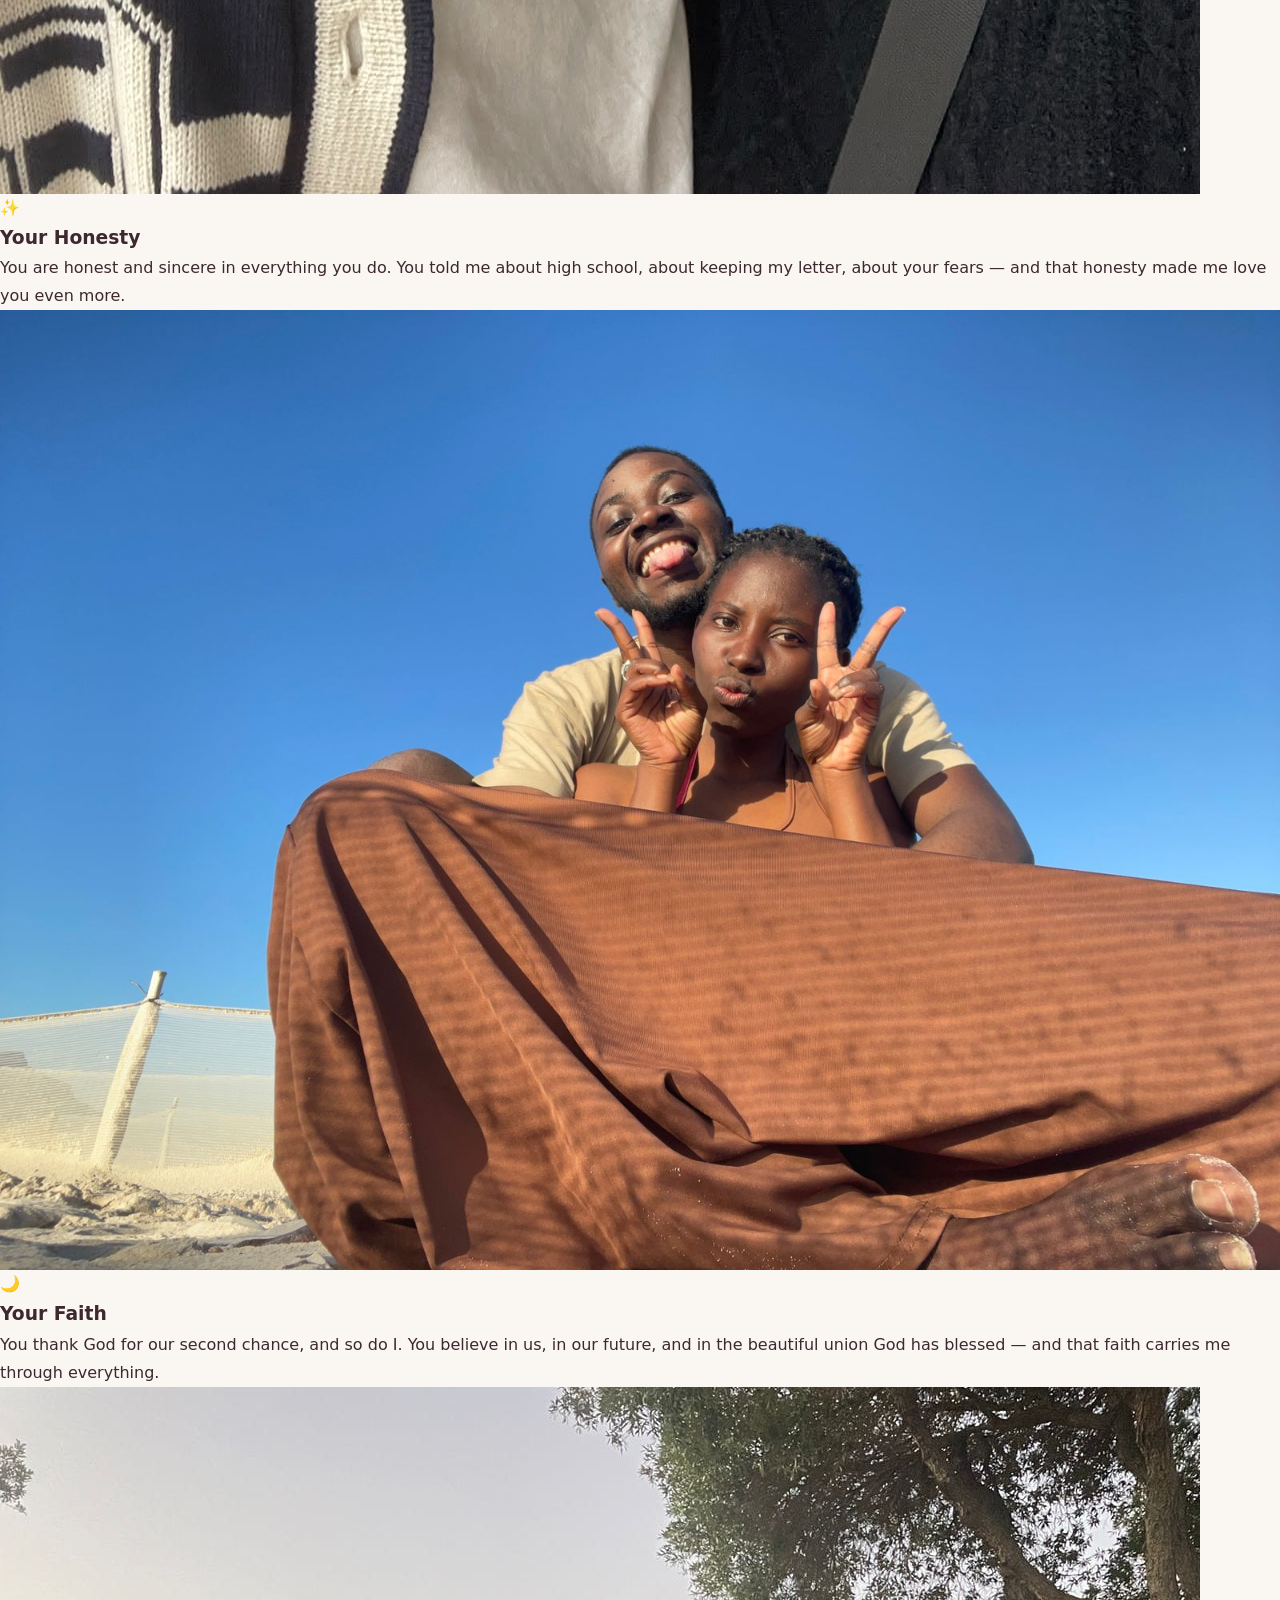
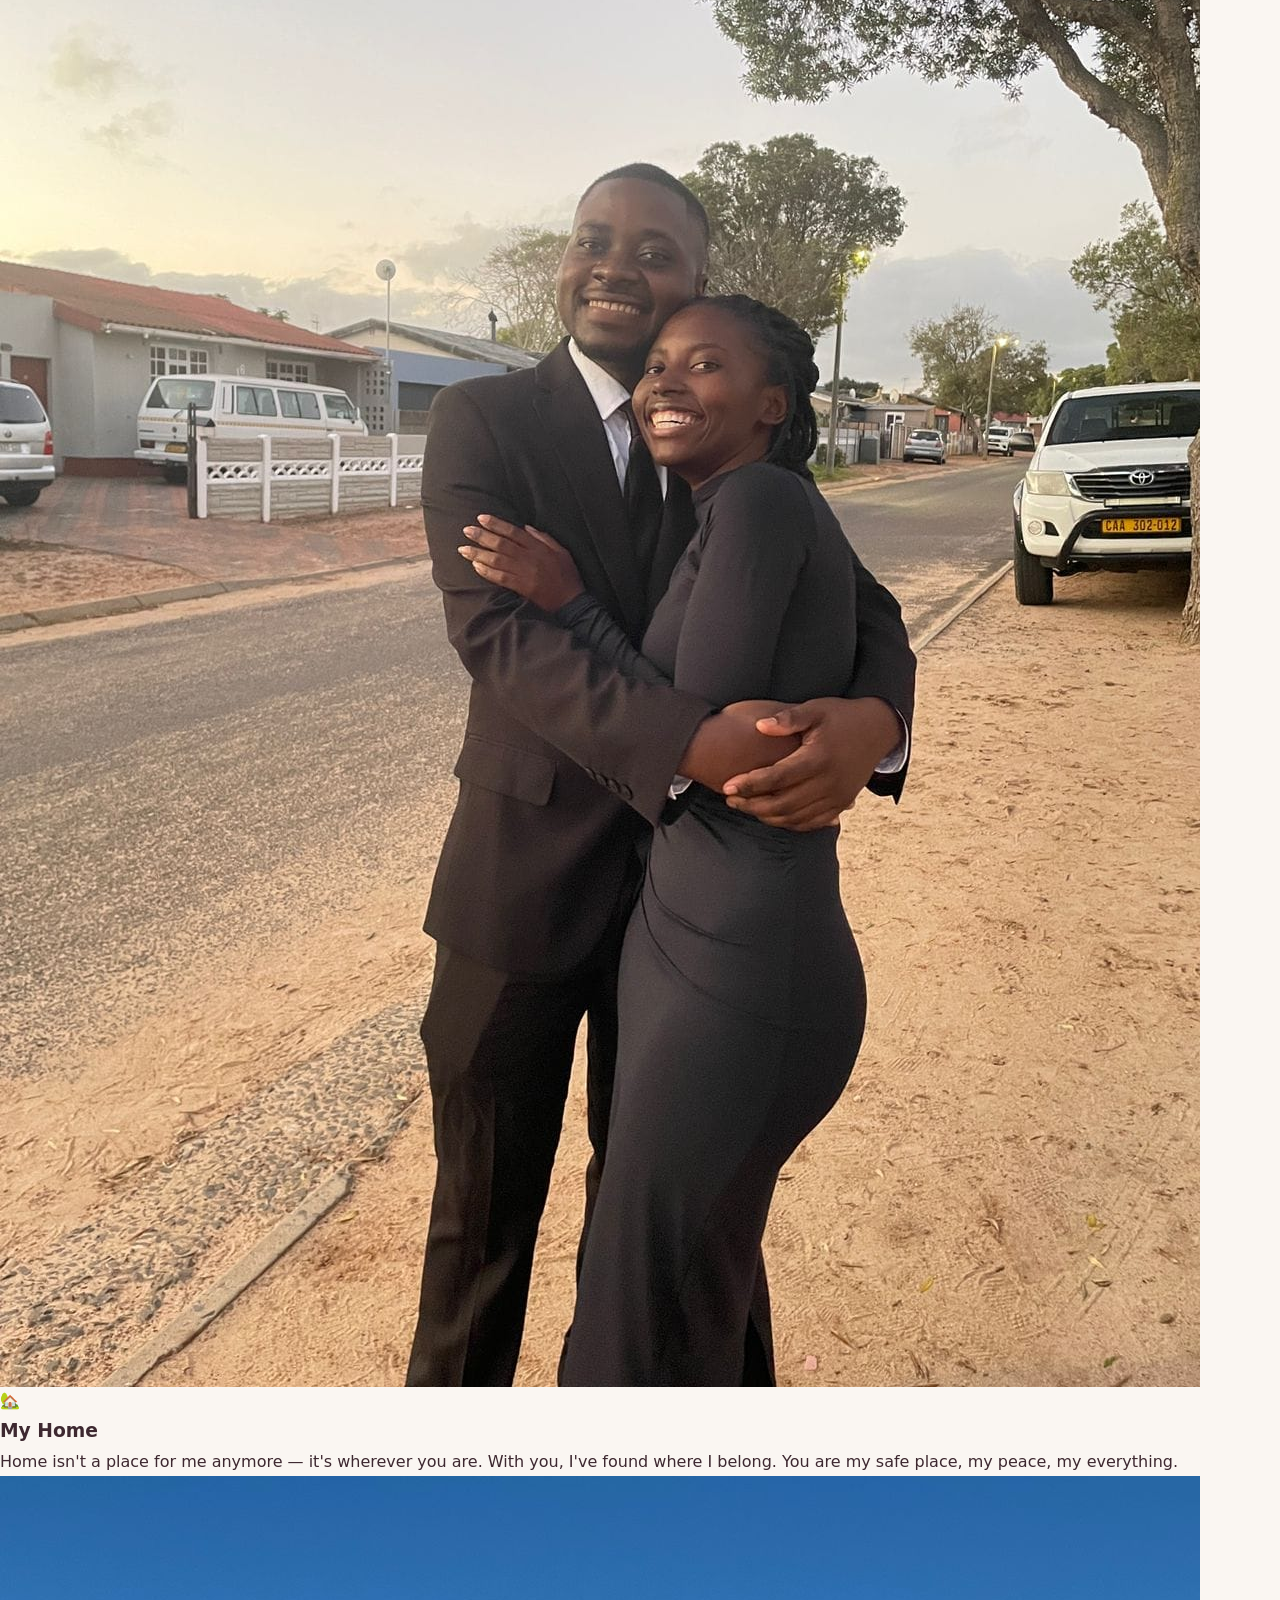
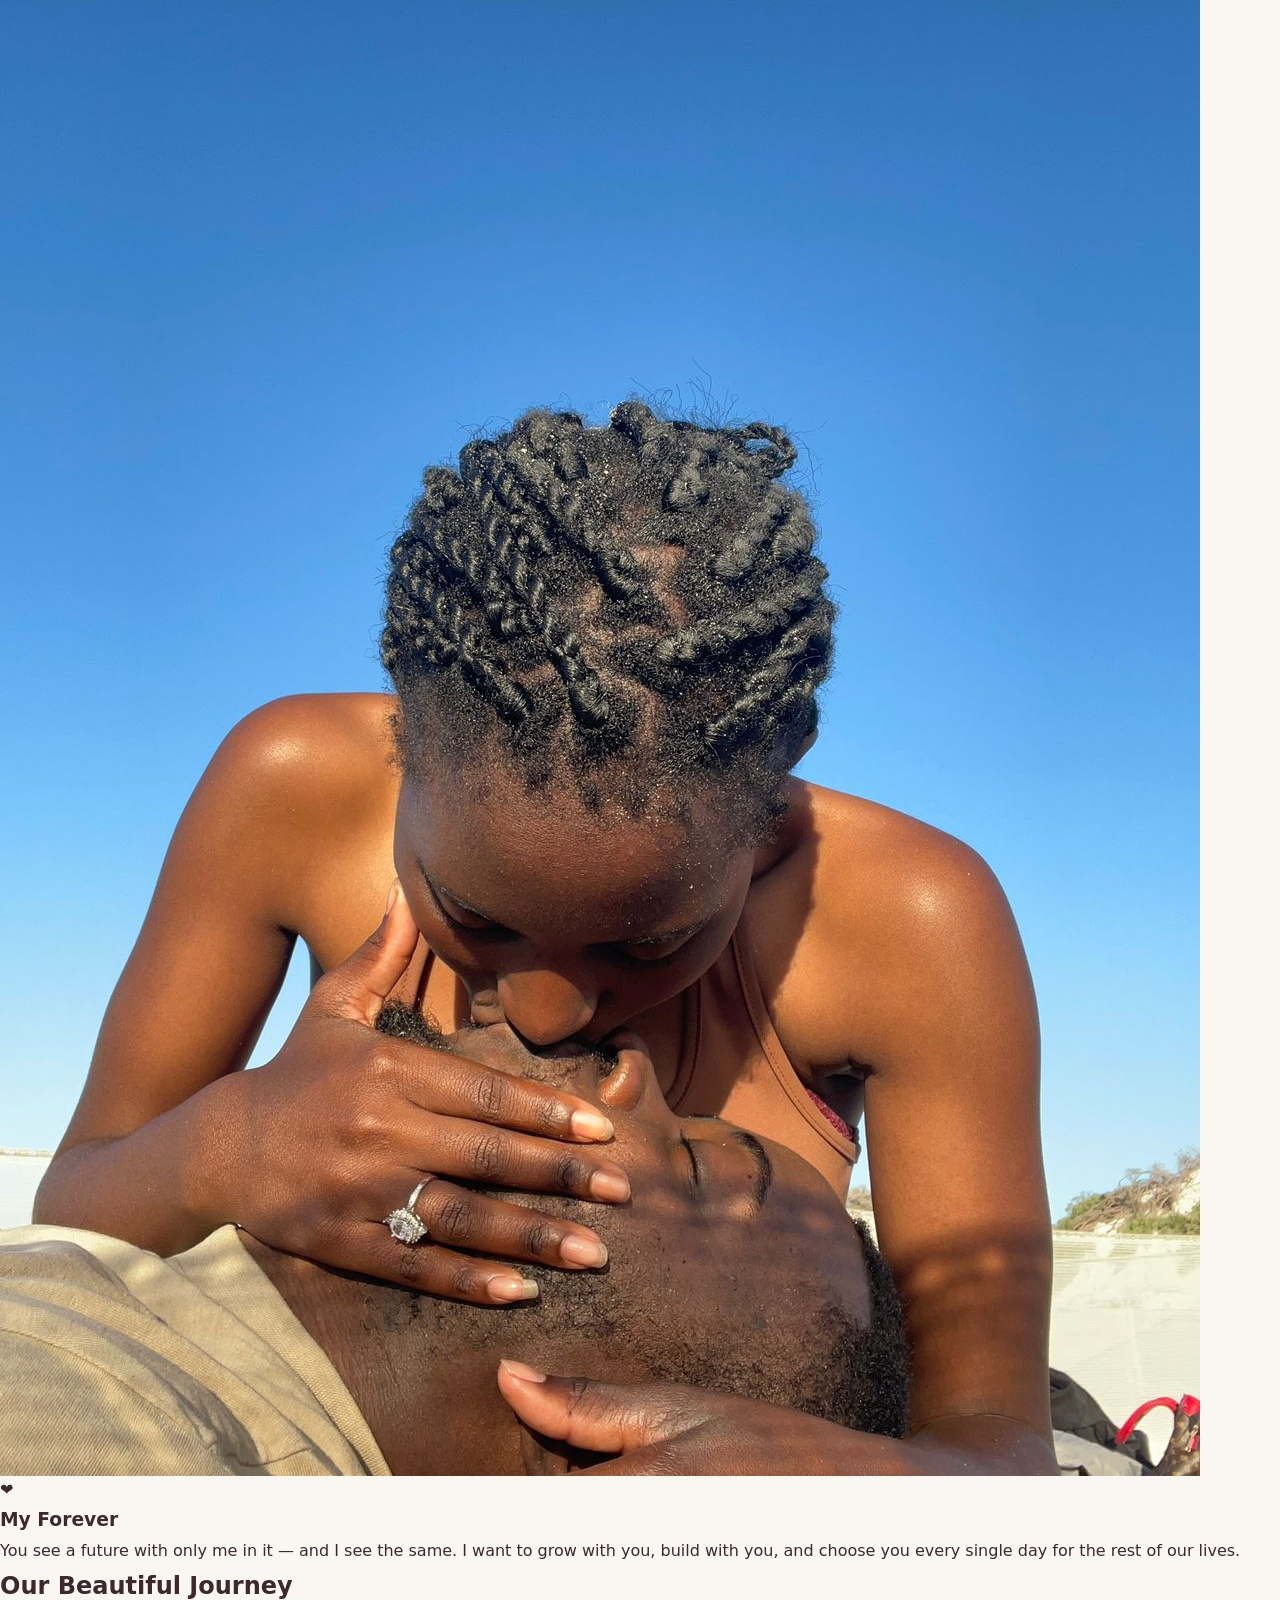
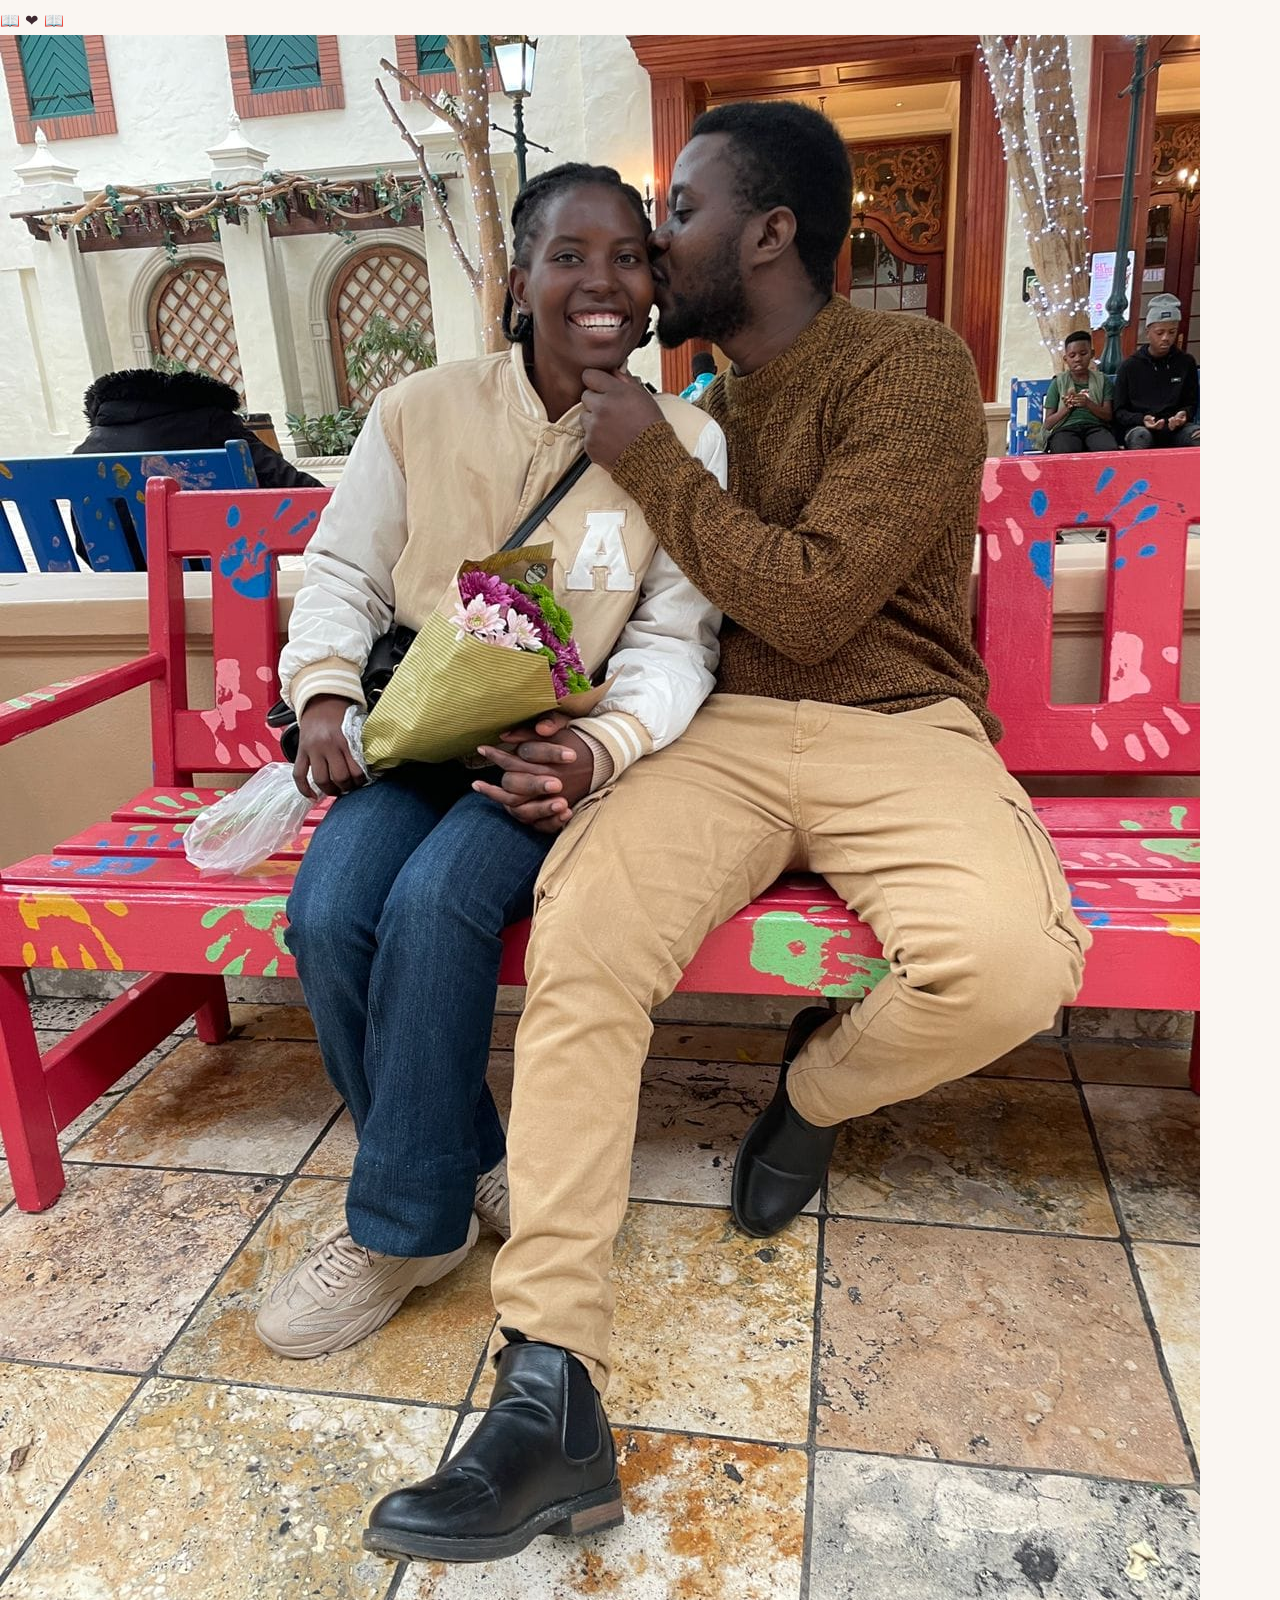
<file: html/sharon.html>
<!DOCTYPE html>
<html lang="en">
<head>
    <meta charset="UTF-8">
    <meta name="viewport" content="width=device-width, initial-scale=1.0">
    <title>For Sharon — The Woman Of My Dreams ❤️</title>
    <link rel="stylesheet" href="../css/sharon.css">
</head>
<body>

    <!-- Fixed Floating Hearts Background -->
    <div id="hearts-container"></div>

    <!-- Navigation -->
    <nav id="navbar">
        <ul class="nav-links">
            <li><a href="#home">Home</a></li>
            <li><a href="#her-letters">Her Letters</a></li>
            <li><a href="#reasons">Why You</a></li>
            <li><a href="#our-story">Our Story</a></li>
            <li><a href="#memories">Memories</a></li>
            <li><a href="#my-promise">My Promise</a></li>
        </ul>
    </nav>

    <!-- Hero Section -->
    <section class="hero" id="home">
        <div class="hero-image-wrap reveal">
            <img src="../images/romantic kiss on the beach.jpeg" alt="Sharon and Elvis — a romantic kiss on the beach" class="hero-photo">
        </div>
        <div class="hero-content">
            <span class="hero-heart">❤️</span>
            <h1>Sharon, I Love You</h1>
            <p class="hero-subtitle">The Woman Of My Dreams</p>
            <p class="hero-message">
                You are not just the love of my life — you are my today, my tomorrow, and the future I pray for every single day.
                I promise you, my love: one day I will make you my wife. Until then, I choose you — every day, in every way.
            </p>
            <a href="#her-letters" class="btn-proposal" style="font-size:1rem;padding:0.8rem 2rem;">Read Her Heart ❤️</a>
        </div>
        <div class="scroll-indicator">
            <span>Scroll Down</span>
            <span class="arrow">▼</span>
        </div>
    </section>

    <!-- Sharon's Love Letters -->
    <section id="her-letters">
        <h2 class="section-title reveal">Letters From Her Heart</h2>
        <div class="section-divider reveal">💌 ❤️ 💌</div>

        <div class="letters-grid">
            <div class="letter-container reveal">
                <span class="letter-label">The First Time She Said It</span>
                <div class="letter-text letter-static">
                    <p>On our movie date, I wanted to tell you something important — something I've been wanting to say for a long time — but I couldn't find the courage in that moment. In place of that, I asked if I could kiss you 🥰 because I thought through my kiss I could convey my deep feelings ☺️</p>
                    <p><strong>I love you, Elvis 😊😘.</strong> I think I have for much longer than I ever admitted to myself.</p>
                    <p>Back in high school, I was afraid of the unknown, even though deep down I always knew I wanted you 🥹. I sabotaged something beautiful because I didn't feel good enough at the time. But I thank God for giving me a second chance and bringing us back to each other 🤭🥰</p>
                    <p>I kept your love letter because a part of me always hoped our paths would cross again 🤭</p>
                    <p>I love you for being you — for being a steady pillar in my life all these years, first as a friend I didn't know I needed, and now as my partner. I love your kindness, your honesty, your sincerity ❤️😘</p>
                    <p>Lately, all I dream and pray about is a good future for us — a future where we grow together, build together, and choose each other every day ❤️. I want you in my life as my forever partner, and I can't wait for the day that becomes our reality 🤭</p>
                    <p>I really do love you, Elvis. I thought I could wait until I had the courage to say it face to face, but my heart is too full to keep it in any longer 🥹😊😘</p>
                </div>
                <div class="letter-image">
                    <img src="../images/movie date kiss.jpeg" alt="Our movie date kiss">
                </div>
                <div class="letter-signature">— Sharon ❤️</div>
            </div>

            <div class="letter-container reveal reveal-delay-1">
                <span class="letter-label">Her Promise To Me</span>
                <div class="letter-text letter-static">
                    <p>You're just the sweetest 🥰🥹. Sometimes I ask myself what I've done in my previous life to be this blessed and lucky to have you in my life 🥰</p>
                    <p><strong>I love you more than words could convey and I want to spend the rest of my life with you.</strong> I only see a future with you in it and no one else, and I wouldn't have it any other way.</p>
                    <p>You understand me and love me in ways I never thought possible. You bring a sense of peace and calmness with you, and I feel the safest in your presence 🥰❤️🤭</p>
                    <p>Just so you know — I'm here to stay, to love you and to be loved by you. I'm your wife and you're my husband 😘. I can't wait for the whole world to officially know that I only belong to you and you belong to me only.</p>
                    <p>I can't wait to wake up next to you, for you to make love to me and only me day and night 🙈🥰, to only be claimed by you and receive all those amazing hugs and kisses from you.</p>
                    <p>I can't wait to officially become one with you, because I know and feel that God has definitely blessed this union ❤️🥰</p>
                    <p><strong>I love you so much.</strong></p>
                </div>
                <div class="letter-image">
                    <img src="../images/beach date.jpeg" alt="Our beach date">
                </div>
                <div class="letter-signature">— Sharon, Forever Yours ❤️</div>
            </div>
        </div>
    </section>

    <!-- Reasons Section -->
    <section id="reasons">
        <h2 class="section-title reveal">Why You Are The Woman For Me</h2>
        <div class="section-divider reveal">🌹 🌹 🌹</div>
        <div class="reasons-grid">
            <div class="reason-card reveal reveal-delay-1">
                <img src="../images/first date.jpeg" alt="Our first date" class="reason-photo">
                <span class="reason-icon">💕</span>
                <h3>Your Heart</h3>
                <p>You love with a depth I never knew was possible. The way you opened your heart to me — even when it was hard — changed my life forever.</p>
            </div>
            <div class="reason-card reveal reveal-delay-2">
                <img src="../images/park date.jpeg" alt="Our park date" class="reason-photo">
                <span class="reason-icon">🌹</span>
                <h3>Your Courage</h3>
                <p>You found the courage to tell me you loved me, even when your heart was too full to keep it in. That bravery is one of the most beautiful things about you.</p>
            </div>
            <div class="reason-card reveal reveal-delay-3">
                <img src="../images/movie date.jpeg" alt="Our movie date" class="reason-photo">
                <span class="reason-icon">✨</span>
                <h3>Your Honesty</h3>
                <p>You are honest and sincere in everything you do. You told me about high school, about keeping my letter, about your fears — and that honesty made me love you even more.</p>
            </div>
            <div class="reason-card reveal reveal-delay-4">
                <img src="../images/beach date 2.jpeg" alt="Another beach date" class="reason-photo">
                <span class="reason-icon">🌙</span>
                <h3>Your Faith</h3>
                <p>You thank God for our second chance, and so do I. You believe in us, in our future, and in the beautiful union God has blessed — and that faith carries me through everything.</p>
            </div>
            <div class="reason-card reveal reveal-delay-1">
                <img src="../images/friends wedding.jpeg" alt="At a friend's wedding" class="reason-photo">
                <span class="reason-icon">🏡</span>
                <h3>My Home</h3>
                <p>Home isn't a place for me anymore — it's wherever you are. With you, I've found where I belong. You are my safe place, my peace, my everything.</p>
            </div>
            <div class="reason-card reveal reveal-delay-2">
                <img src="../images/romantic kiss on the beach.jpeg" alt="Romantic kiss on the beach" class="reason-photo">
                <span class="reason-icon">❤️</span>
                <h3>My Forever</h3>
                <p>You see a future with only me in it — and I see the same. I want to grow with you, build with you, and choose you every single day for the rest of our lives.</p>
            </div>
        </div>
    </section>

    <!-- Our Story Timeline -->
    <section id="our-story">
        <h2 class="section-title reveal">Our Beautiful Journey</h2>
        <div class="section-divider reveal">📖 ❤️ 📖</div>
        <div class="timeline">
            <div class="timeline-item reveal">
                <img src="../images/first date.jpeg" alt="Where it all began again" class="timeline-photo">
                <span class="date">High School</span>
                <h4>A Love That Started Young</h4>
                <p>Even back then, deep down, we both knew. You were afraid of the unknown and didn't feel good enough — but a part of you always knew you wanted me. And I never stopped caring.</p>
            </div>
            <div class="timeline-item reveal reveal-delay-1">
                <img src="../images/park date.jpeg" alt="God's second chance" class="timeline-photo">
                <span class="date">A Second Chance</span>
                <h4>God Brought Us Back</h4>
                <p>You kept my love letter because a part of you always hoped our paths would cross again. And they did. I thank God every day for giving us this beautiful second chance.</p>
            </div>
            <div class="timeline-item reveal reveal-delay-2">
                <img src="../images/movie date kiss.jpeg" alt="Our movie date" class="timeline-photo">
                <span class="date">Our Movie Date</span>
                <h4>When She Told Me She Loved Me</h4>
                <p>You couldn't find the words in that moment — so you asked if you could kiss me instead, hoping your kiss would say everything. And then you told me: <em>"I love you, Elvis."</em> My heart has belonged to you ever since.</p>
            </div>
            <div class="timeline-item reveal reveal-delay-3">
                <img src="../images/beach date.jpeg" alt="Building our future" class="timeline-photo">
                <span class="date">Us, Today</span>
                <h4>Partners In Every Way</h4>
                <p>From friends to partners — you are my steady pillar, my best friend, my greatest love. We dream together, pray together, and choose each other every single day.</p>
            </div>
            <div class="timeline-item reveal reveal-delay-4">
                <img src="../images/friends wedding.jpeg" alt="Our future ahead" class="timeline-photo">
                <span class="date">Our Future</span>
                <h4>Forever Starts With A Promise</h4>
                <p>We dream of a future where we grow together, build together, and wake up beside each other every morning. I can't wait for the day the whole world knows — you are mine, and I am yours.</p>
            </div>
        </div>
    </section>

    <!-- Photo Gallery -->
    <section id="memories">
        <h2 class="section-title reveal">Our Memories</h2>
        <div class="section-divider reveal">📸 ❤️ 📸</div>
        <p class="gallery-intro reveal">Every moment with you is a treasure I hold close to my heart.</p>
        <div class="photo-gallery">
            <div class="gallery-item reveal reveal-delay-1">
                <img src="../images/first date.jpeg" alt="Our first date">
                <span class="gallery-caption">Our First Date</span>
            </div>
            <div class="gallery-item reveal reveal-delay-2">
                <img src="../images/movie date.jpeg" alt="Movie date">
                <span class="gallery-caption">Movie Date</span>
            </div>
            <div class="gallery-item reveal reveal-delay-3">
                <img src="../images/movie date kiss.jpeg" alt="Movie date kiss">
                <span class="gallery-caption">That Kiss 🥰</span>
            </div>
            <div class="gallery-item reveal reveal-delay-1">
                <img src="../images/park date.jpeg" alt="Park date">
                <span class="gallery-caption">Park Date</span>
            </div>
            <div class="gallery-item reveal reveal-delay-2">
                <img src="../images/beach date.jpeg" alt="Beach date">
                <span class="gallery-caption">Beach Date</span>
            </div>
            <div class="gallery-item reveal reveal-delay-3">
                <img src="../images/beach date 2.jpeg" alt="Beach date 2">
                <span class="gallery-caption">More Beach Days</span>
            </div>
            <div class="gallery-item reveal reveal-delay-1">
                <img src="../images/romantic kiss on the beach.jpeg" alt="Romantic kiss on the beach">
                <span class="gallery-caption">Romantic Kiss On The Beach</span>
            </div>
            <div class="gallery-item reveal reveal-delay-2">
                <img src="../images/friends wedding.jpeg" alt="Friends wedding">
                <span class="gallery-caption">Friend's Wedding</span>
            </div>
        </div>
    </section>

    <!-- My Promise Section -->
    <section id="my-promise">
        <div class="promise-content">
            <div class="promise-icon-container" id="promise-icon-container">
                <div class="promise-heart">❤️</div>
            </div>
            <h1 class="proposal-title reveal">My Promise To You, Sharon</h1>
            <p class="proposal-subtitle reveal">The Woman Of My Dreams</p>
            <p class="proposal-text reveal">
                I am not asking you to marry me today — but I need you to know this with every beat of my heart:
                <strong>you are the woman of my dreams, and I promise to marry you in the future.</strong>
            </p>
            <div class="letter-container promise-letter reveal">
                <div class="letter-text" id="typewriter-text"></div>
                <div class="letter-signature">— Forever Yours, Elvis ❤️</div>
            </div>
            <button class="btn-proposal reveal" id="promise-btn">I Promise You Forever ❤️</button>
        </div>
    </section>

    <!-- Promise Modal -->
    <div class="modal-overlay" id="promise-modal">
        <div class="modal-content">
            <span class="big-heart">❤️</span>
            <h2>My Heart Is Yours</h2>
            <p class="modal-message">
                Sharon, you are the most beautiful blessing in my life.<br><br>
                I promise to love you, cherish you, and stand by you through everything — today, tomorrow, and every day until I make you my wife.<br><br>
                <strong>You are my forever. I love you endlessly.</strong><br><br>
                Now come here and give me that hug! ❤️
            </p>
            <button class="btn-close-modal" id="close-modal-btn">Our Forever Starts Here 💕</button>
        </div>
    </div>

    <!-- Footer -->
    <footer>
        <p>Made with <span class="footer-heart">❤️</span> for Sharon — the most beautiful woman in the world.</p>
        <p style="margin-top:0.5rem;font-family:var(--font-script);font-size:1.3rem;color:var(--soft-pink);">I love you more than anything, my darling.</p>
        <p style="margin-top:0.5rem;opacity:0.6;font-size:0.8rem;">© Forever & Always — Elvis & Sharon</p>
    </footer>

    <script src="../js/sharon.js"></script>
</body>
</html>
</file>
<file: css/sharon.css>
/* =============================================
   SHARON — Luxury romantic love site
   ============================================= */

:root {
    --ink: #1a0c10;
    --ink-soft: #3d2830;
    --burgundy: #6b1e3d;
    --rose: #b8436a;
    --blush: #f3e8ec;
    --ivory: #faf6f2;
    --cream: #f5efe8;
    --gold: #b8956b;
    --gold-light: #d4b896;
    --white: #ffffff;
    --overlay: rgba(12, 4, 8, 0.55);
    --overlay-deep: rgba(12, 4, 8, 0.78);

    --font-display: 'Playfair Display', Georgia, serif;
    --font-serif: 'Cormorant Garamond', Georgia, serif;
    --font-sans: 'Raleway', system-ui, sans-serif;

    --ease: cubic-bezier(0.22, 1, 0.36, 1);
    --section-pad: clamp(5rem, 10vw, 8rem);
    --content-max: 1240px;
}

*, *::before, *::after { margin: 0; padding: 0; box-sizing: border-box; }

html {
    scroll-behavior: smooth;
    scroll-padding-top: 80px;
}

body {
    font-family: var(--font-sans);
    font-weight: 300;
    background: var(--ivory);
    color: var(--ink-soft);
    line-height: 1.75;
    -webkit-font-smoothing: antialiased;
}

img {
    display: block;
    max-width: 100%;
    height: auto;
}

a { color: inherit; text-decoration: none; }

.svg-sprite {
    position: absolute;
    width: 0;
    height: 0;
    overflow: hidden;
}

/* ---- Header ---- */
.site-header {
    position: fixed;
    top: 0;
    left: 0;
    right: 0;
    z-index: 100;
    display: flex;
    align-items: center;
    justify-content: space-between;
    padding: 1.4rem clamp(1.5rem, 4vw, 3rem);
    transition: background 0.5s var(--ease), padding 0.5s var(--ease), box-shadow 0.5s var(--ease);
}

.site-header.scrolled {
    background: rgba(12, 4, 8, 0.92);
    backdrop-filter: blur(20px);
    -webkit-backdrop-filter: blur(20px);
    padding-top: 1rem;
    padding-bottom: 1rem;
    box-shadow: 0 1px 0 rgba(184, 149, 107, 0.15);
}

.logo {
    font-family: var(--font-display);
    font-size: 1.15rem;
    font-weight: 500;
    letter-spacing: 0.12em;
    text-transform: uppercase;
    color: var(--white);
}

.logo span {
    color: var(--gold-light);
    font-style: italic;
    font-weight: 400;
    letter-spacing: 0;
    text-transform: none;
}

.site-nav {
    display: flex;
    gap: clamp(1.2rem, 3vw, 2.5rem);
}

.site-nav a {
    font-size: 0.72rem;
    font-weight: 400;
    letter-spacing: 0.2em;
    text-transform: uppercase;
    color: rgba(255, 255, 255, 0.75);
    transition: color 0.3s ease;
    position: relative;
}

.site-nav a::after {
    content: '';
    position: absolute;
    bottom: -4px;
    left: 0;
    width: 0;
    height: 1px;
    background: var(--gold-light);
    transition: width 0.4s var(--ease);
}

.site-nav a:hover { color: var(--white); }
.site-nav a:hover::after { width: 100%; }

/* ---- Hero ---- */
.hero {
    position: relative;
    min-height: 100svh;
    display: flex;
    align-items: center;
    justify-content: center;
    overflow: hidden;
}

.hero-media {
    position: absolute;
    inset: 0;
}

.hero-media img {
    width: 100%;
    height: 100%;
    object-fit: cover;
    object-position: center 30%;
    transform: scale(1.05);
    animation: heroKenBurns 25s ease-in-out infinite alternate;
}

@keyframes heroKenBurns {
    from { transform: scale(1.05); }
    to { transform: scale(1.12); }
}

.hero-overlay {
    position: absolute;
    inset: 0;
    background:
        linear-gradient(to bottom, rgba(12,4,8,0.35) 0%, rgba(12,4,8,0.2) 40%, rgba(12,4,8,0.75) 100%),
        linear-gradient(135deg, rgba(107,30,61,0.25) 0%, transparent 60%);
}

.hero-inner {
    position: relative;
    z-index: 2;
    text-align: center;
    padding: 2rem clamp(1.5rem, 5vw, 3rem);
    max-width: 820px;
}

.eyebrow {
    font-size: 0.7rem;
    letter-spacing: 0.35em;
    text-transform: uppercase;
    color: var(--gold-light);
    margin-bottom: 1.8rem;
}

.hero h1 {
    font-family: var(--font-display);
    font-size: clamp(3.2rem, 8vw, 6.5rem);
    font-weight: 500;
    line-height: 1.05;
    color: var(--white);
    margin-bottom: 1.5rem;
    letter-spacing: -0.02em;
}

.hero h1 em {
    font-style: italic;
    font-weight: 400;
    color: var(--blush);
}

.hero-lead {
    font-family: var(--font-serif);
    font-size: clamp(1.15rem, 2.5vw, 1.45rem);
    color: rgba(255, 255, 255, 0.85);
    max-width: 560px;
    margin: 0 auto 2.5rem;
    line-height: 1.7;
    font-weight: 400;
}

.scroll-hint {
    position: absolute;
    bottom: 2.5rem;
    left: 50%;
    transform: translateX(-50%);
    z-index: 2;
    color: rgba(255, 255, 255, 0.5);
    animation: scrollBounce 2.5s ease-in-out infinite;
}

@keyframes scrollBounce {
    0%, 100% { transform: translateX(-50%) translateY(0); opacity: 0.5; }
    50% { transform: translateX(-50%) translateY(8px); opacity: 1; }
}

/* ---- Buttons ---- */
.btn-primary {
    display: inline-block;
    font-family: var(--font-sans);
    font-size: 0.72rem;
    font-weight: 500;
    letter-spacing: 0.25em;
    text-transform: uppercase;
    color: var(--ink);
    background: var(--gold-light);
    border: none;
    padding: 1.1rem 2.8rem;
    cursor: pointer;
    transition: background 0.3s ease, transform 0.3s var(--ease), box-shadow 0.3s ease;
}

.btn-primary:hover {
    background: var(--white);
    transform: translateY(-2px);
    box-shadow: 0 12px 40px rgba(0, 0, 0, 0.25);
}

.btn-primary--light {
    color: var(--ink);
    background: var(--gold-light);
}

/* ---- Sections ---- */
.section {
    padding: var(--section-pad) clamp(1.5rem, 5vw, 3rem);
}

.section-intro {
    text-align: center;
    max-width: 600px;
    margin: 0 auto 4rem;
}

.section-label {
    display: block;
    font-size: 0.68rem;
    letter-spacing: 0.35em;
    text-transform: uppercase;
    color: var(--gold);
    margin-bottom: 1rem;
}

.section-label--light { color: var(--gold-light); }

.section-intro h2 {
    font-family: var(--font-display);
    font-size: clamp(2.2rem, 5vw, 3.5rem);
    font-weight: 500;
    color: var(--ink);
    letter-spacing: -0.02em;
    margin-bottom: 1.5rem;
}

.gold-line {
    width: 60px;
    height: 1px;
    background: linear-gradient(90deg, transparent, var(--gold), transparent);
    margin: 0 auto;
}

.gold-line--light {
    background: linear-gradient(90deg, transparent, var(--gold-light), transparent);
}

/* ---- Letters ---- */
.letters-section {
    background: var(--cream);
}

.letter-block {
    display: grid;
    grid-template-columns: 1fr 1fr;
    gap: clamp(2rem, 4vw, 4rem);
    align-items: center;
    max-width: var(--content-max);
    margin: 0 auto 5rem;
}

.letter-block:last-child { margin-bottom: 0; }

.letter-block--reverse .letter-paper { order: 2; }
.letter-block--reverse .letter-figure { order: 1; }

.letter-paper {
    background: var(--white);
    padding: clamp(2rem, 4vw, 3.5rem);
    position: relative;
    box-shadow:
        0 1px 0 rgba(184, 149, 107, 0.3),
        0 20px 60px rgba(26, 12, 16, 0.06);
}

.letter-paper::before {
    content: '';
    position: absolute;
    top: 0;
    left: 0;
    right: 0;
    height: 3px;
    background: linear-gradient(90deg, var(--burgundy), var(--gold), var(--burgundy));
}

.letter-tag {
    display: block;
    font-size: 0.68rem;
    letter-spacing: 0.25em;
    text-transform: uppercase;
    color: var(--rose);
    margin-bottom: 2rem;
}

.letter-body {
    font-family: var(--font-serif);
    font-size: clamp(1.05rem, 1.8vw, 1.2rem);
    color: var(--ink-soft);
    line-height: 1.85;
}

.letter-body p { margin-bottom: 1.2rem; }
.letter-body p:last-child { margin-bottom: 0; }

.pull-quote {
    font-family: var(--font-display);
    font-size: clamp(1.3rem, 2.5vw, 1.65rem);
    font-style: italic;
    font-weight: 400;
    color: var(--burgundy);
    line-height: 1.5;
    padding: 1.5rem 0 1.5rem 1.5rem;
    margin: 1.5rem 0 !important;
    border-left: 2px solid var(--gold);
}

.letter-sign {
    font-family: var(--font-display);
    font-size: 1.25rem;
    font-style: italic;
    color: var(--burgundy);
    margin-top: 2rem;
    text-align: right;
}

.letter-figure {
    position: relative;
    overflow: hidden;
}

.letter-figure img {
    width: 100%;
    aspect-ratio: 3/4;
    object-fit: cover;
    transition: transform 0.8s var(--ease);
}

.letter-figure:hover img {
    transform: scale(1.04);
}

.letter-figure figcaption {
    position: absolute;
    bottom: 0;
    left: 0;
    right: 0;
    padding: 3rem 1.5rem 1.2rem;
    background: linear-gradient(transparent, rgba(12,4,8,0.7));
    font-size: 0.68rem;
    letter-spacing: 0.2em;
    text-transform: uppercase;
    color: rgba(255,255,255,0.8);
}

/* ---- Story ---- */
.story-section {
    background: var(--ivory);
}

.story-chapters {
    max-width: var(--content-max);
    margin: 0 auto;
    display: flex;
    flex-direction: column;
    gap: 0;
}

.chapter {
    display: grid;
    grid-template-columns: 1.1fr 0.9fr;
    min-height: 480px;
    border-bottom: 1px solid rgba(184, 149, 107, 0.2);
}

.chapter:last-child { border-bottom: none; }

.chapter--flip { direction: rtl; }
.chapter--flip > * { direction: ltr; }

.chapter-image {
    overflow: hidden;
    position: relative;
}

.chapter-image img {
    width: 100%;
    height: 100%;
    min-height: 400px;
    object-fit: cover;
    transition: transform 1s var(--ease);
}

.chapter:hover .chapter-image img {
    transform: scale(1.03);
}

.chapter-text {
    display: flex;
    flex-direction: column;
    justify-content: center;
    padding: clamp(2.5rem, 5vw, 4.5rem);
    background: var(--white);
}

.chapter-num {
    font-family: var(--font-display);
    font-size: 3.5rem;
    font-weight: 500;
    color: rgba(184, 149, 107, 0.25);
    line-height: 1;
    margin-bottom: 0.5rem;
}

.chapter-date {
    font-size: 0.68rem;
    letter-spacing: 0.25em;
    text-transform: uppercase;
    color: var(--rose);
    margin-bottom: 1rem;
}

.chapter-text h3 {
    font-family: var(--font-display);
    font-size: clamp(1.6rem, 3vw, 2.2rem);
    font-weight: 500;
    color: var(--ink);
    margin-bottom: 1rem;
    letter-spacing: -0.01em;
}

.chapter-text p {
    font-family: var(--font-serif);
    font-size: 1.1rem;
    line-height: 1.8;
    color: var(--ink-soft);
}

/* ---- Gallery ---- */
.gallery-section {
    background: var(--ink);
    padding-bottom: var(--section-pad);
}

.gallery-section .section-intro h2 { color: var(--white); }

.gallery {
    max-width: var(--content-max);
    margin: 0 auto;
    display: grid;
    grid-template-columns: repeat(12, 1fr);
    grid-auto-rows: 220px;
    gap: 6px;
}

.gallery-cell {
    position: relative;
    overflow: hidden;
    grid-column: span 3;
    cursor: pointer;
}

.gallery-cell--tall {
    grid-row: span 2;
    grid-column: span 4;
}

.gallery-cell--wide {
    grid-column: span 6;
}

.gallery-cell img {
    width: 100%;
    height: 100%;
    object-fit: cover;
    transition: transform 0.7s var(--ease), filter 0.5s ease;
    filter: brightness(0.92);
}

.gallery-cell:hover img {
    transform: scale(1.06);
    filter: brightness(1);
}

.gallery-cell figcaption {
    position: absolute;
    inset: 0;
    display: flex;
    align-items: flex-end;
    padding: 1.5rem;
    background: linear-gradient(transparent 50%, rgba(12,4,8,0.8));
    font-size: 0.68rem;
    letter-spacing: 0.2em;
    text-transform: uppercase;
    color: rgba(255,255,255,0);
    transition: color 0.4s ease;
}

.gallery-cell:hover figcaption {
    color: rgba(255,255,255,0.9);
}

/* ---- Promise ---- */
.promise-section {
    background:
        linear-gradient(160deg, #1a0c10 0%, #2d1220 40%, #1a0c10 100%);
    padding: var(--section-pad) clamp(1.5rem, 5vw, 3rem);
    position: relative;
    overflow: hidden;
}

.promise-section::before {
    content: '';
    position: absolute;
    top: -50%;
    right: -20%;
    width: 600px;
    height: 600px;
    border-radius: 50%;
    background: radial-gradient(circle, rgba(184,67,106,0.12) 0%, transparent 70%);
    pointer-events: none;
}

.promise-inner {
    max-width: 720px;
    margin: 0 auto;
    text-align: center;
    position: relative;
    z-index: 1;
}

.promise-heading {
    font-family: var(--font-display);
    font-size: clamp(2.2rem, 5vw, 3.5rem);
    font-weight: 500;
    color: var(--white) !important;
    letter-spacing: -0.02em;
}

.promise-lead {
    font-family: var(--font-serif);
    font-size: clamp(1.1rem, 2vw, 1.3rem);
    color: rgba(255,255,255,0.75);
    line-height: 1.8;
    margin-bottom: 3rem;
}

.promise-lead strong {
    color: var(--blush);
    font-weight: 500;
}

.promise-letter {
    background: rgba(255,255,255,0.04);
    border: 1px solid rgba(184, 149, 107, 0.2);
    padding: clamp(2rem, 4vw, 3rem);
    text-align: left;
    margin-bottom: 2.5rem;
}

.promise-letter .letter-text {
    font-family: var(--font-serif);
    font-size: clamp(1rem, 1.8vw, 1.15rem);
    color: rgba(255,255,255,0.8);
    line-height: 1.9;
    white-space: pre-wrap;
}

.letter-sign--light {
    color: var(--gold-light) !important;
    text-align: right;
    margin-top: 1.5rem;
}

.typewriter-cursor {
    display: inline-block;
    width: 2px;
    height: 1.1em;
    background: var(--gold-light);
    margin-left: 2px;
    animation: blink 0.9s step-end infinite;
    vertical-align: text-bottom;
}

@keyframes blink {
    0%, 100% { opacity: 1; }
    50% { opacity: 0; }
}

/* ---- Modal ---- */
.modal {
    position: fixed;
    inset: 0;
    z-index: 200;
    display: flex;
    align-items: center;
    justify-content: center;
    padding: 2rem;
    opacity: 0;
    visibility: hidden;
    transition: opacity 0.4s ease, visibility 0.4s ease;
}

.modal.active {
    opacity: 1;
    visibility: visible;
}

.modal-backdrop {
    position: absolute;
    inset: 0;
    background: rgba(12,4,8,0.85);
    backdrop-filter: blur(8px);
}

.modal-panel {
    position: relative;
    background: var(--ivory);
    max-width: 480px;
    width: 100%;
    padding: 3rem 2.5rem;
    text-align: center;
    transform: translateY(20px) scale(0.97);
    transition: transform 0.5s var(--ease);
    box-shadow: 0 40px 100px rgba(0,0,0,0.4);
}

.modal.active .modal-panel {
    transform: translateY(0) scale(1);
}

.modal-icon {
    color: var(--rose);
    margin-bottom: 1rem;
}

.modal-panel h3 {
    font-family: var(--font-display);
    font-size: 1.8rem;
    font-weight: 500;
    color: var(--ink);
    margin-bottom: 1rem;
}

.modal-panel p {
    font-family: var(--font-serif);
    font-size: 1.1rem;
    color: var(--ink-soft);
    line-height: 1.8;
    margin-bottom: 1rem;
}

.modal-emphasis {
    font-family: var(--font-display);
    font-style: italic;
    font-size: 1.2rem !important;
    color: var(--burgundy) !important;
}

.modal-panel .btn-primary {
    margin-top: 1.5rem;
}

/* ---- Footer ---- */
.site-footer {
    background: var(--ink);
    text-align: center;
    padding: 3rem 2rem;
    border-top: 1px solid rgba(184, 149, 107, 0.15);
}

.footer-mark {
    font-family: var(--font-display);
    font-size: 1.1rem;
    letter-spacing: 0.15em;
    text-transform: uppercase;
    color: var(--gold-light);
    margin-bottom: 0.8rem;
}

.footer-note {
    font-family: var(--font-serif);
    font-size: 1.1rem;
    font-style: italic;
    color: rgba(255,255,255,0.5);
    margin-bottom: 0.5rem;
}

.footer-copy {
    font-size: 0.65rem;
    letter-spacing: 0.2em;
    text-transform: uppercase;
    color: rgba(255,255,255,0.25);
}

/* ---- Reveal ---- */
.reveal {
    opacity: 0;
    transform: translateY(32px);
    transition: opacity 0.9s var(--ease), transform 0.9s var(--ease);
}

.reveal.visible {
    opacity: 1;
    transform: translateY(0);
}

/* ---- Responsive ---- */
@media (max-width: 900px) {
    .letter-block,
    .letter-block--reverse {
        grid-template-columns: 1fr;
    }

    .letter-block--reverse .letter-paper,
    .letter-block--reverse .letter-figure {
        order: unset;
    }

    .chapter,
    .chapter--flip {
        grid-template-columns: 1fr;
        direction: ltr;
        min-height: auto;
    }

    .chapter-image img { min-height: 280px; }

    .gallery {
        grid-template-columns: repeat(2, 1fr);
        grid-auto-rows: 180px;
    }

    .gallery-cell,
    .gallery-cell--tall,
    .gallery-cell--wide {
        grid-column: span 1;
        grid-row: span 1;
    }
}

@media (max-width: 600px) {
    .site-header {
        flex-direction: column;
        gap: 0.8rem;
        padding: 1rem;
    }

    .site-nav { gap: 1rem; }
    .site-nav a { font-size: 0.62rem; }

    .hero h1 { font-size: 2.8rem; }

    .gallery {
        grid-template-columns: 1fr;
        grid-auto-rows: 240px;
    }
}
</file>
